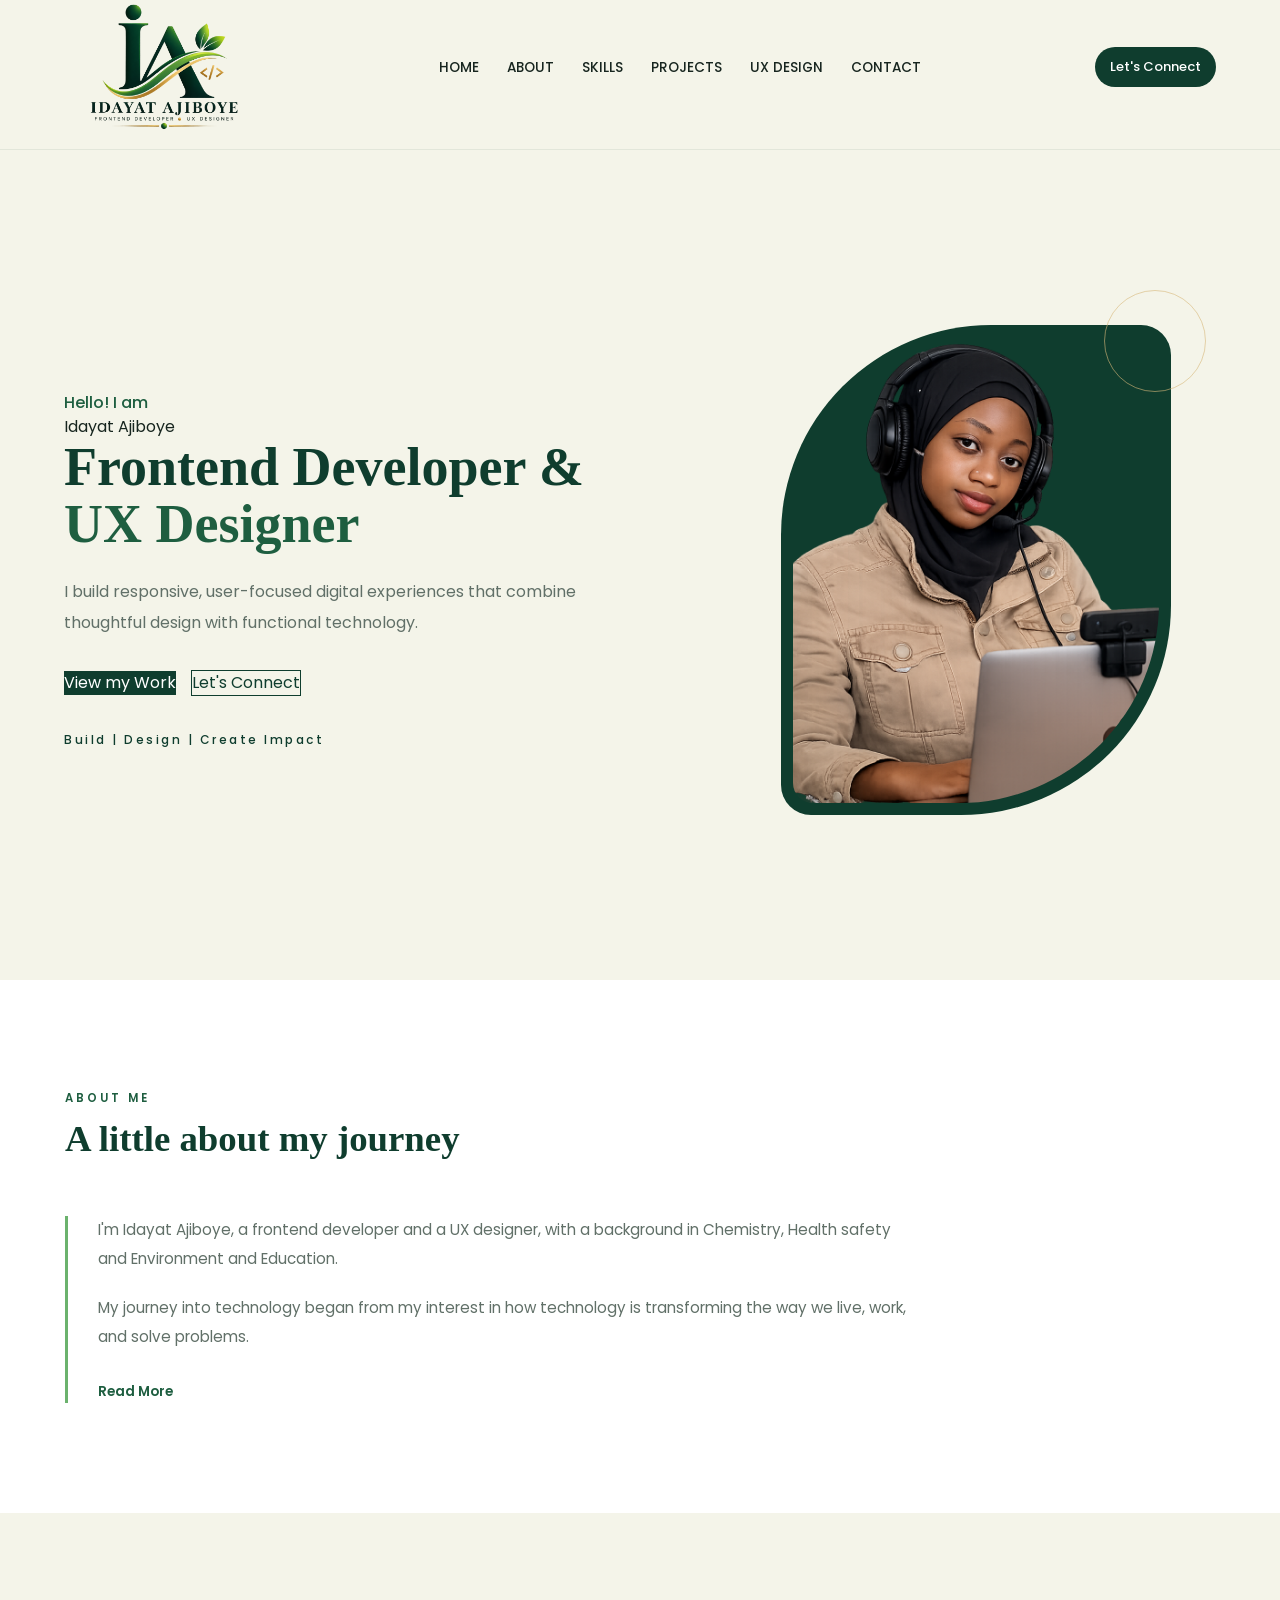
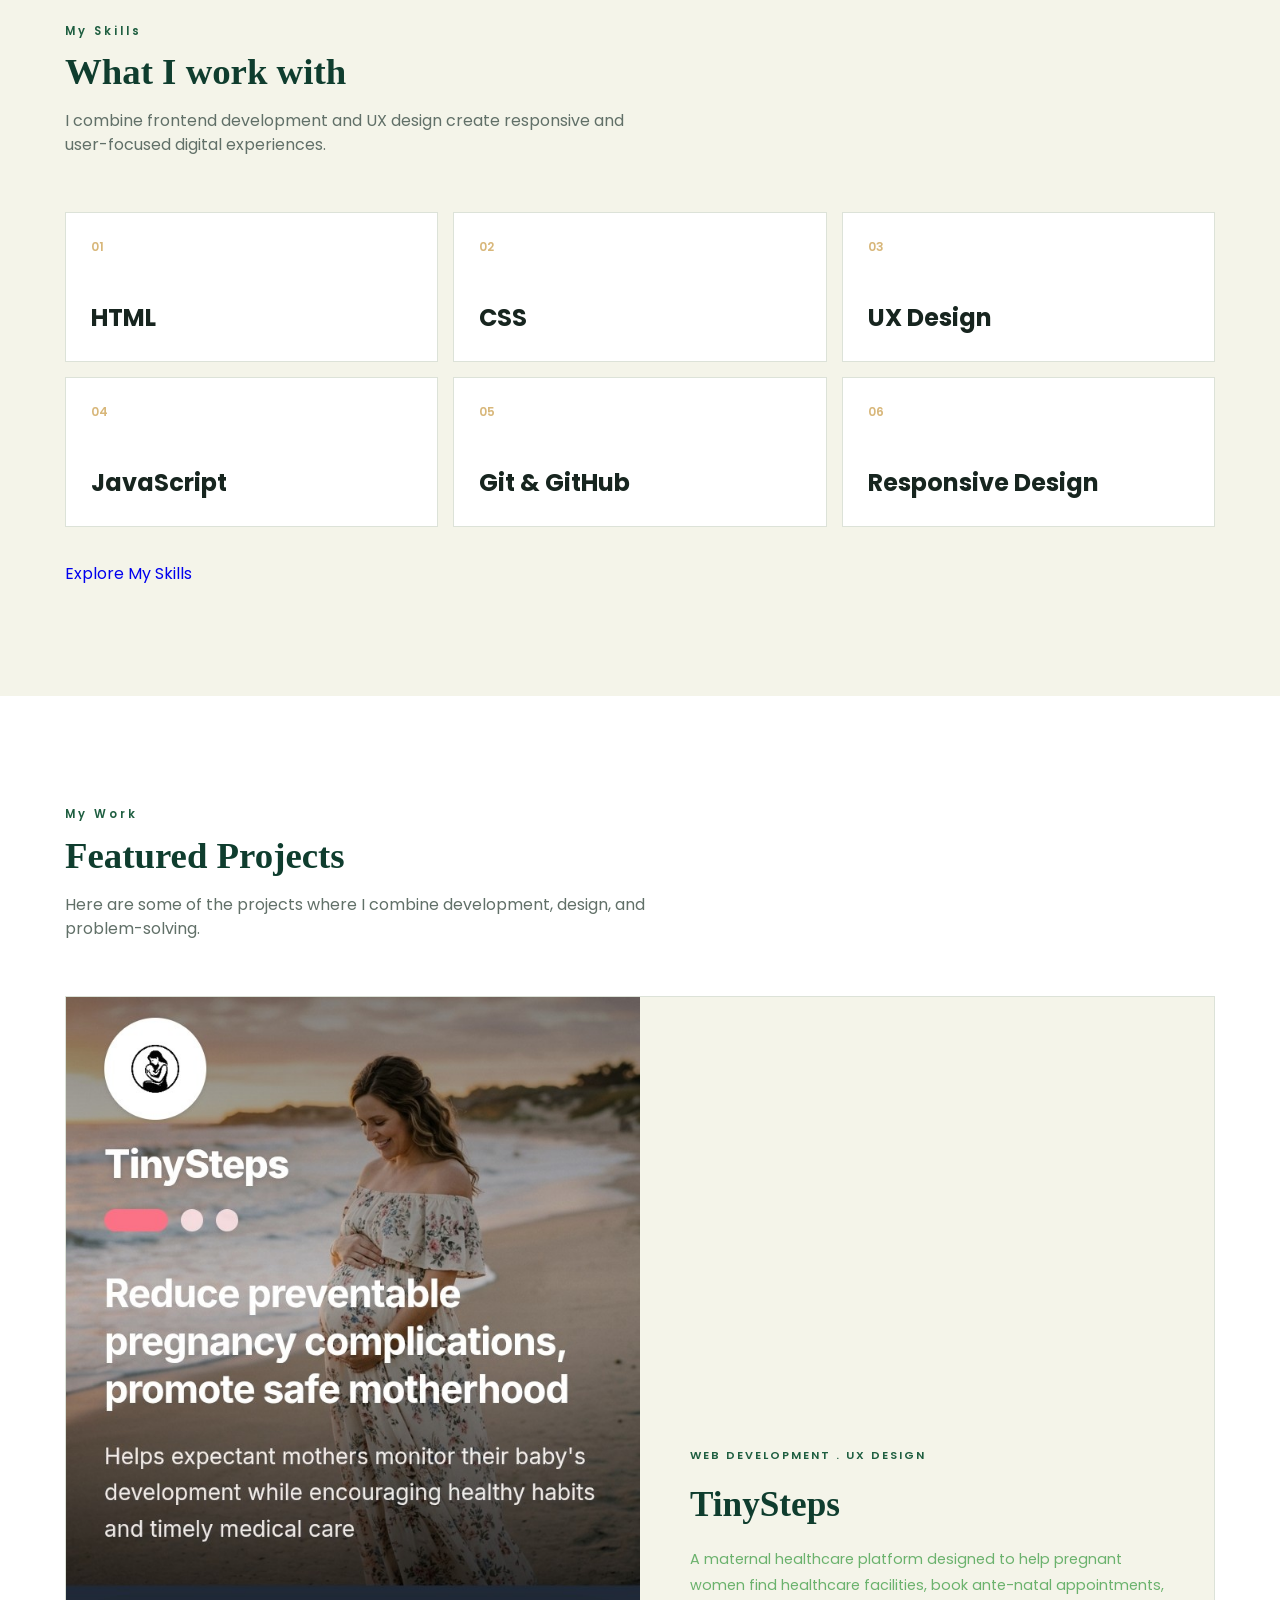
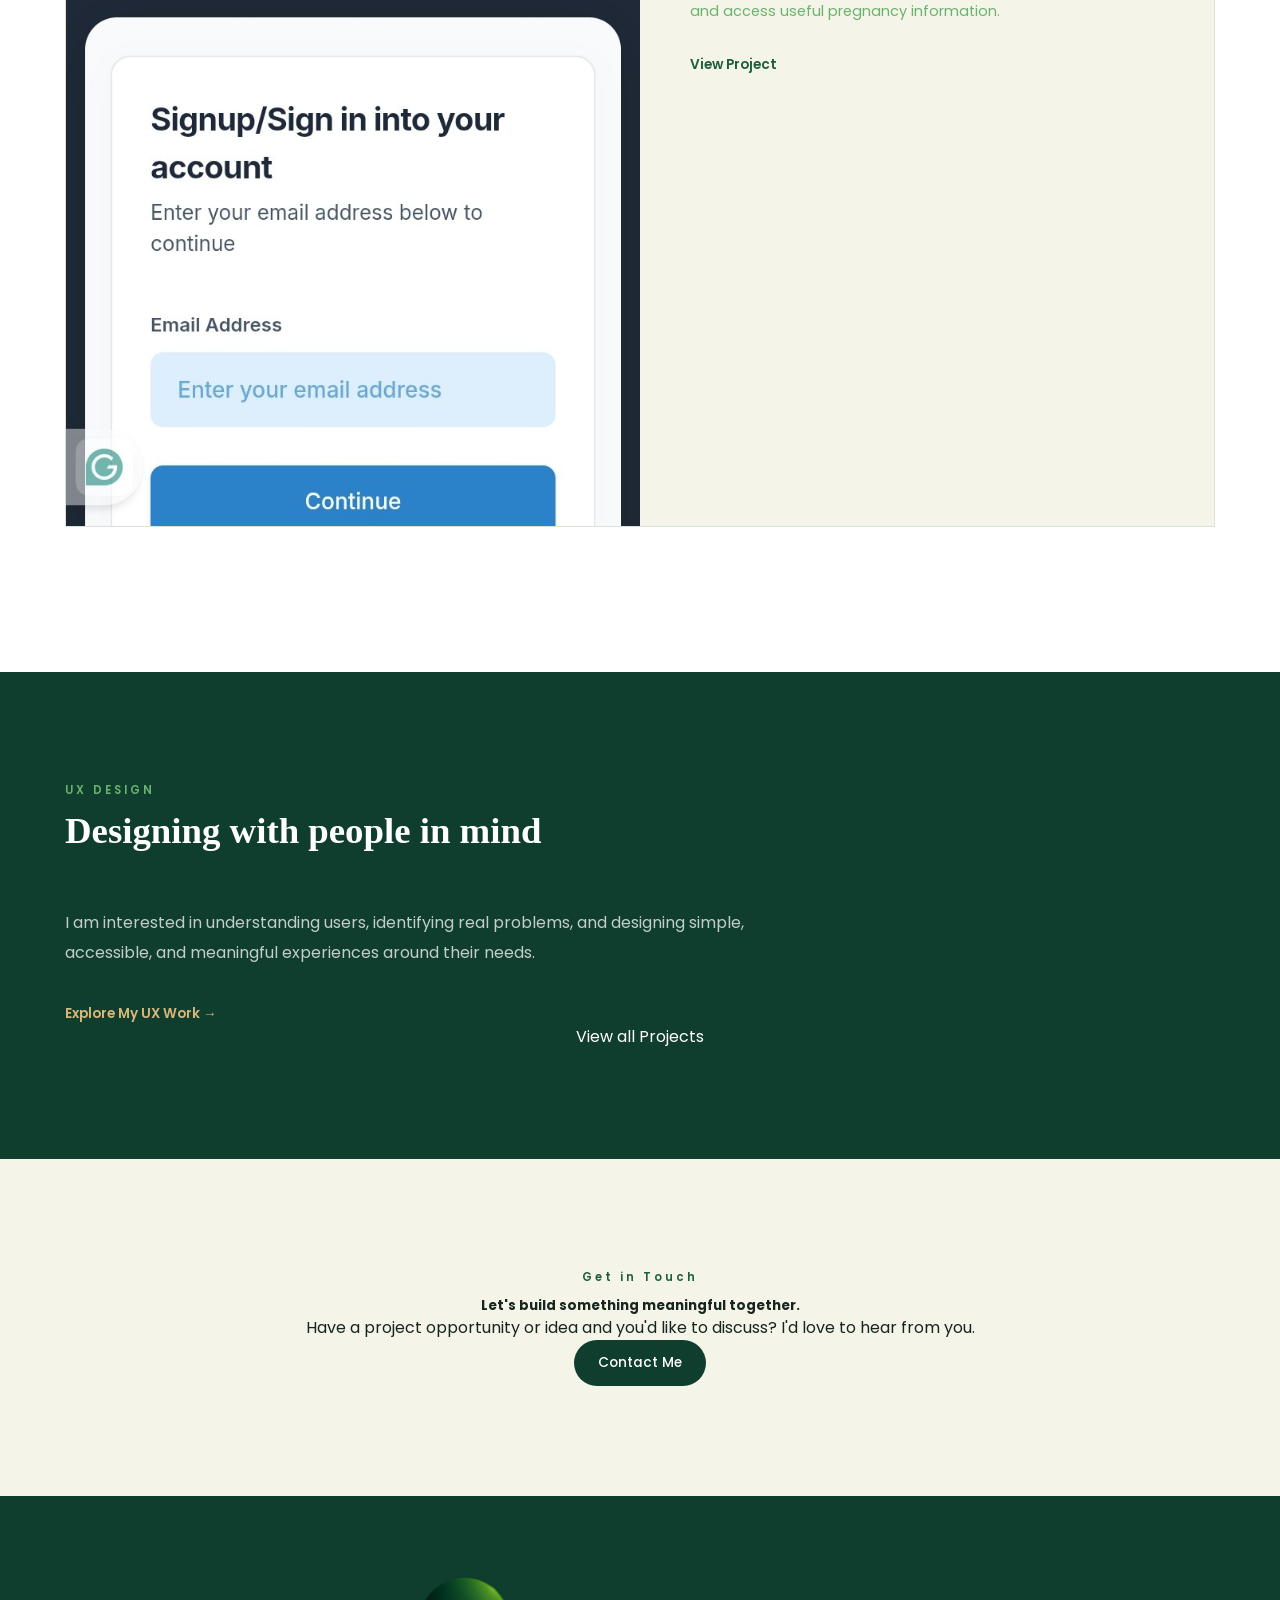
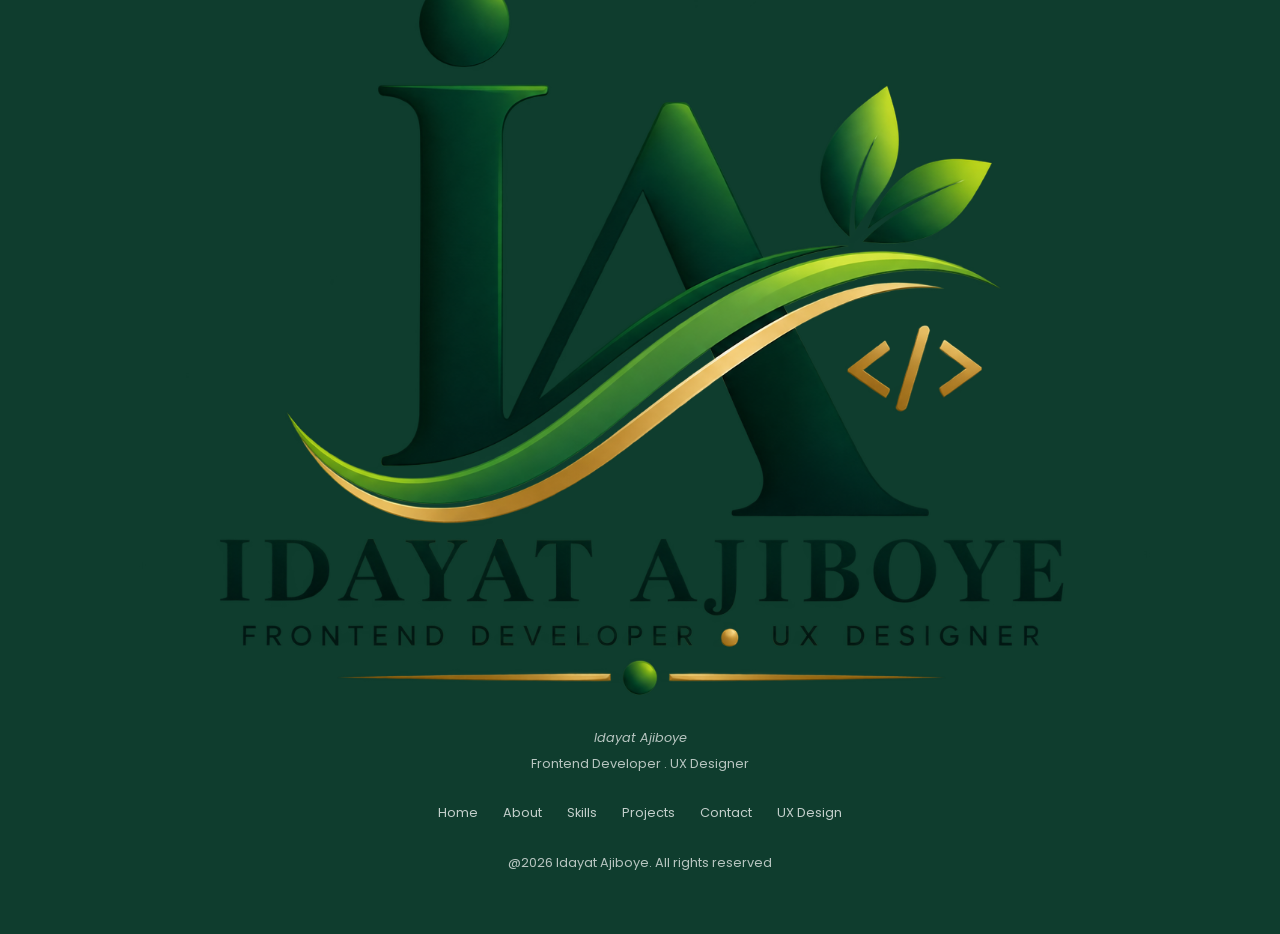
<file: index.html>
<!DOCTYPE html>
<html lang="en">
<head>
    <meta charset="UTF-8">
    <meta name="viewport" content="width=device-width, initial-scale=1.0">
    <title>IDAYAT AJIBOYE</title>
      <link rel="preconnect" href="https://fonts.googleapis.com">
    <link rel="preconnect" href="https://fonts.gstatic.com" crossorigin>

    <link
        href="https://fonts.googleapis.com/css2?family=Playfair+Display:wght@600;700&family=Poppins:wght@300;400;500;600&display=swap"
        rel="stylesheet"
    >
    <link rel="stylesheet" href="index.css">
</head>
<body>
    <!-----------------------header----------------------------------->
    <header class="header">
        <nav class="navbar">
         <img src="images/logoa.png" alt="portfolio logoimage" class="logo">
            <ul class="nav-links">
                <li><a href="#home">HOME</a></li>
                <li><a href="#about">ABOUT</a></li>
                <li><a href="#skills">SKILLS</a></li>
                <li><a href="#projects">PROJECTS</a></li>
                <li><a href="#ux-design">UX DESIGN</a></li>
                <li><a href="#contact">CONTACT</a></li>
            </ul>
            <a href="contact.html" class="nav-button">Let's Connect</a>
    </nav>
    </header>
    <!----------------------------hero section------------------------------->
    <section class="hero" id="hero">
        <div class="hero-content">
            <span class="first">Hello!</span>
            <span class="second">I am </span>
            <p>Idayat <span>Ajiboye</span></p>
            <h1>Frontend Developer & <span>UX Designer</span></h1>
            <p class="hero-description">I build responsive, user-focused digital experiences that combine thoughtful design with functional technology.</p>
            <div class="hero-buttons">
                <a href="projects.html" class="primary-btn">View my Work</a>
                <a href="contact.html" class="secondary-btn">Let's Connect</a>
            </div>
            <p class="brand-statement">Build | Design | Create Impact</p>
        </div>

        <div class="hero-image">
            <div class="image-frame">
                <img src="images/mmm.png" alt="portrait image of Idayat Ajiboye">
            </div>
        </div>
    </section>

    <!---------------------------About section-------------------------->
    <section class="about" id="about">
        <div class="container">
            <div class="section-heading">
                <p class="section-label">ABOUT ME</p>
                <h2>A little about my journey</h2>
            </div>
            <div class="about-content">
                <div class="about-text">
                    <p>I'm Idayat Ajiboye, a frontend developer and a UX designer, with a background in Chemistry, Health safety and Environment and Education.</p>
                    <p>My journey into technology began from my interest in how technology is transforming the way we live, work, and solve problems.</p>
                    <a href="about.html" class="text-link">Read More</a>
                </div>
            </div>
        </div>
    </section>

    <!-------------------------Skills section---------------------------------->
    <section class="skills" id="skills">
        <div class="container">
            <div class="section-heading">
                <p class="section-label">My Skills</p>
                <h2>What I work with</h2>
                <p>I combine frontend development and UX design create responsive and user-focused digital experiences.</p>
            </div>
            <div class="skills-list">
                <div class="skills-item">
                    <span>01</span>
                    <h2>HTML</h2>
                </div>
                 <div class="skills-item">
                    <span>02</span>
                    <h2>CSS</h2>
                </div>
                 <div class="skills-item">
                    <span>03</span>
                    <h2>UX Design</h2>
                </div>
                 <div class="skills-item">
                    <span>04</span>
                    <h2>JavaScript</h2>
                </div>
                 <div class="skills-item">
                    <span>05</span>
                    <h2>Git & GitHub</h2>
                </div>
                 <div class="skills-item">
                    <span>06</span>
                    <h2>Responsive Design</h2>
                </div>
            </div>
            <a href="skills.html">Explore My Skills</a>
        </div>
    </section>

    <!----------------------------projects section------------------------------------>
    <section class="project" id="projects">
        <div class="container">
            <div class="section-heading">
                <p class="section-label">My Work</p>
                <h2>Featured Projects</h2>
                <p>Here are some of the projects where I combine development, design, and problem-solving.</p>
            </div>
            <div class="project-card">
                <div class="project-image">
                    <span><img src="images/tiny.jpg" alt=""></span>
                </div>
                <div class="project-content">
                    <p class="category-content">WEB DEVELOPMENT . UX DESIGN</p>
                    <h3>TinySteps</h3>
                    <p>A maternal healthcare platform designed to help pregnant women find healthcare facilities, book ante-natal appointments, and access useful pregnancy information.</p>
                    <a href="projects.html" class="text-link">View Project</a>
                </div>
            </div>
        </div>
    </section>

    <section class="ux-preview" id="ux-design">
            <div class="container">
                <div class="section-heading">
                    <p class="section-label">
                        UX DESIGN
                    </p>
                    <h2>
                        Designing with people in mind
                    </h2>
                </div>
                <div class="ux-content">
                    <p>
                        I am interested in understanding users, identifying
                        real problems, and designing simple, accessible, and
                        meaningful experiences around their needs.
                    </p>
                    <a href="ux-design.html" class="text-link">
                        Explore My UX Work →
                    </a>
                </div>
            </div>
                <div class="project-btn">
                <a href="projects.html" class="primary-btn">View all Projects</a>
            </div>
        </section>


    <!-------------------------CONTACT SECTION-------------------------------------------------->
      <section class="contact" id="contact">
        <div class="contact-container">
            <div class="contact-contect">
                <h2 class="section-label">Get in Touch</h2>
                <h5>Let's build something meaningful together. </h5>
                <p>Have a project opportunity or idea and you'd like to discuss? I'd love to hear from you.</p>
                <a href="contact.html" class="btn primary-btn">Contact Me</a>
            </div>
        </div>
      </section>

      <!---------------------------footer section------------------------------------->
      <footer class="footer">
        <div class="footer-container">
            <div class="footer-logo">
                <img src="images/logoa.png" alt="">
            </div>
            <p><i>Idayat Ajiboye</i></p>
            <p>Frontend Developer . UX Designer</p>
            <div class="footer-link">
                <a href="#home">Home</a>
                <a href="#about">About</a>
                <a href="#skills">Skills</a>
                <a href="#projects">Projects</a>
                <a href="#contact">Contact</a>
                <a href="#ux-design">UX Design</a>
            </div>
            <p class="copywright">@2026 Idayat Ajiboye. All rights reserved</p>
        </div>
      </footer>

      <!-------------------------java section----------------------------------->
      <script src="script.js"></script>
</body>
</html>
</file>
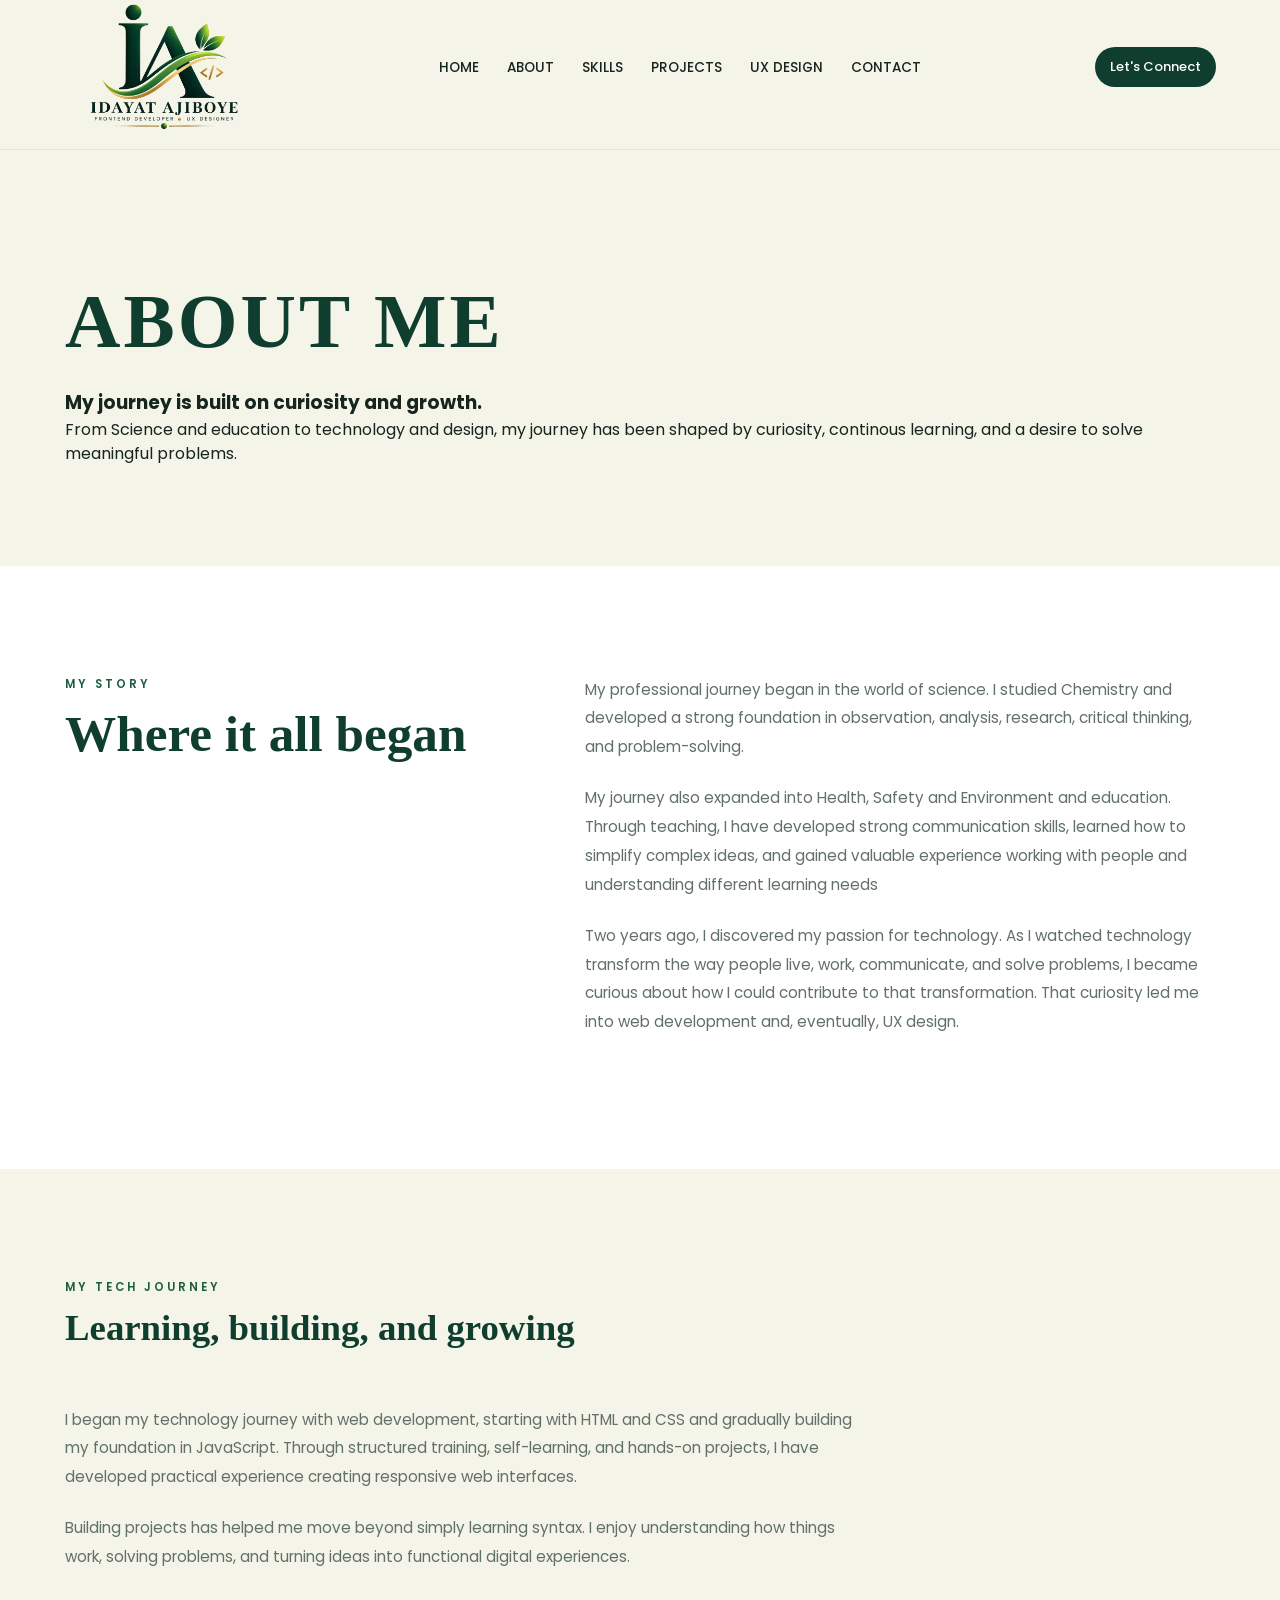
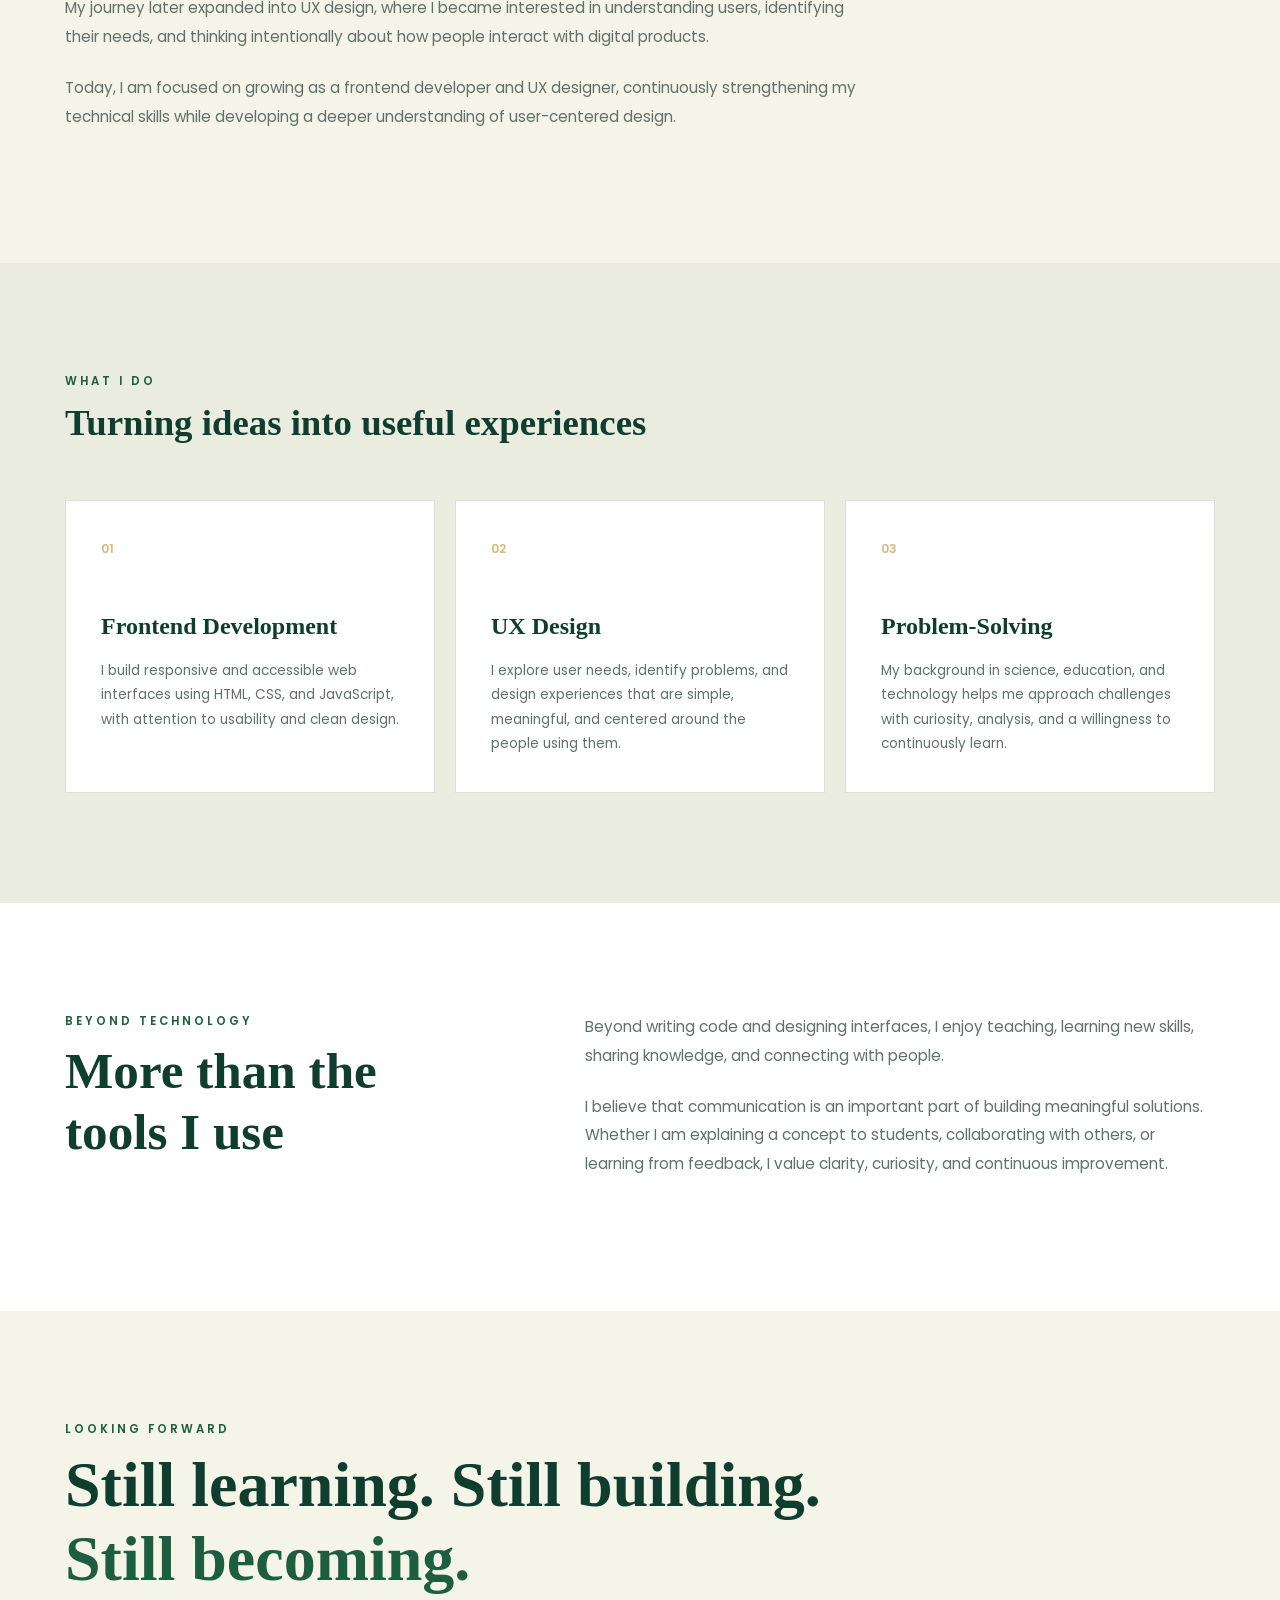
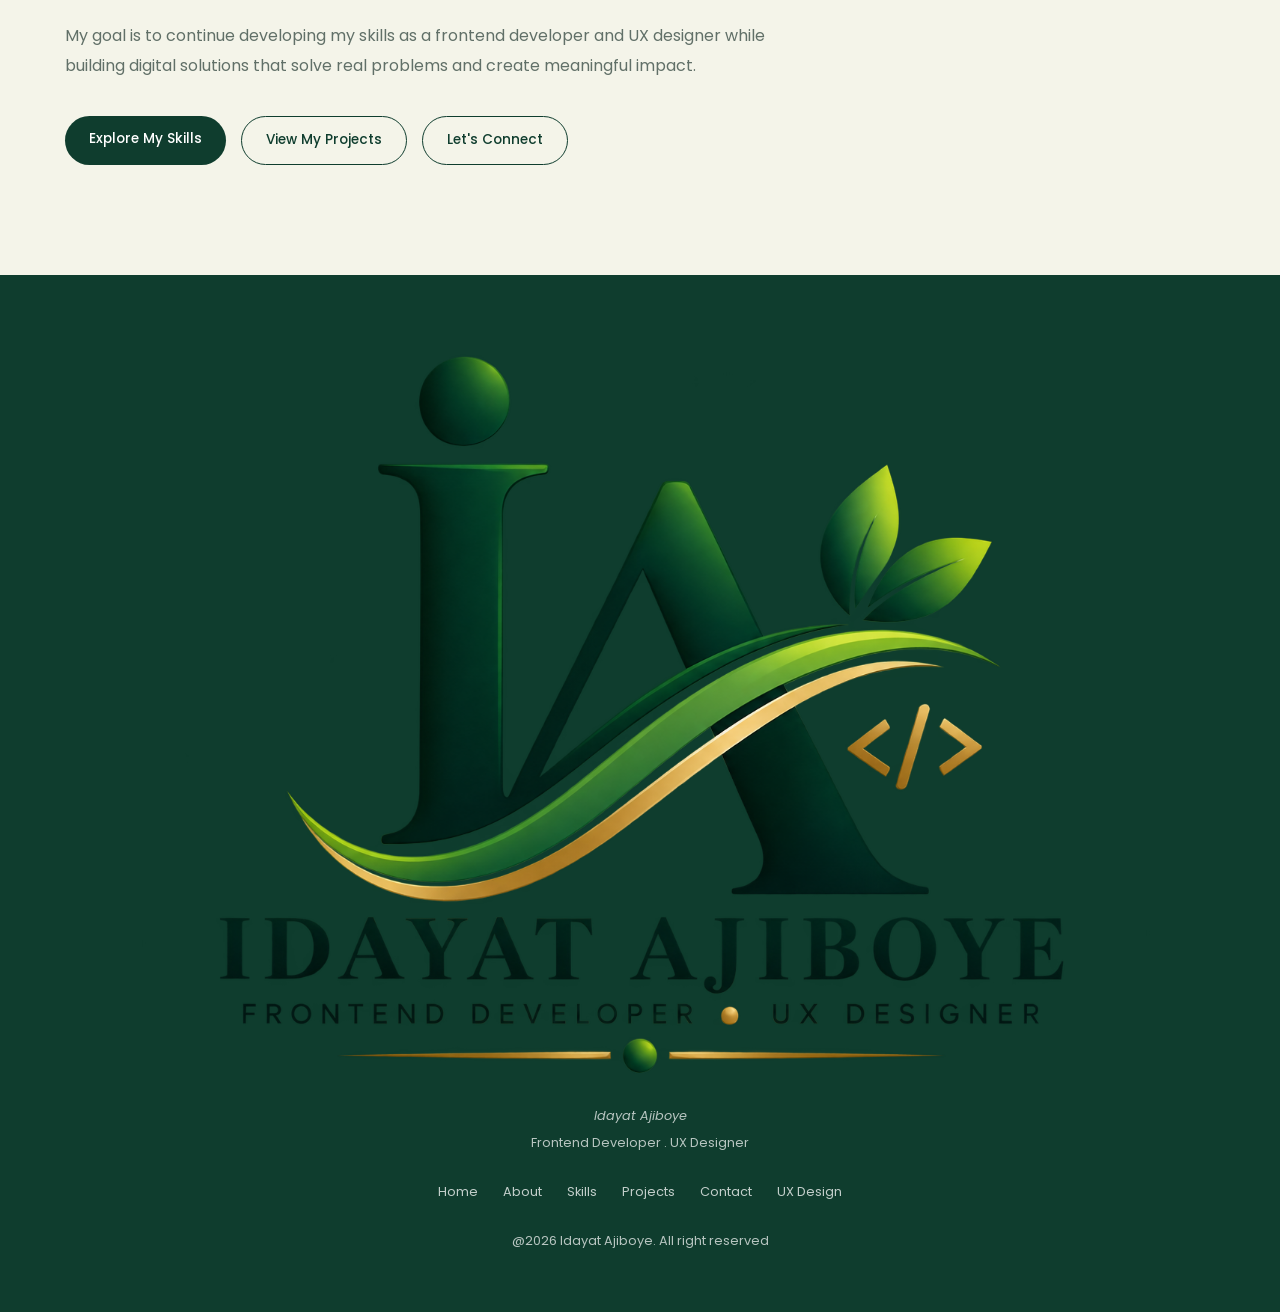
<file: about.html>
<!DOCTYPE html>
<html lang="en">
<head>
    <meta charset="UTF-8">
    <meta name="viewport" content="width=device-width, initial-scale=1.0">
    <title>IDAYAT AJIBOYE</title>
      <link rel="preconnect" href="https://fonts.googleapis.com">
    <link rel="preconnect" href="https://fonts.gstatic.com" crossorigin>

    <link
        href="https://fonts.googleapis.com/css2?family=Playfair+Display:wght@600;700&family=Poppins:wght@300;400;500;600&display=swap"
        rel="stylesheet"
    >
    <link rel="stylesheet" href="index.css">
</head>
<body>
    <!-----------------------header----------------------------------->
    <header class="header">
        <nav class="navbar">
         <img src="images/logoa.png" alt="portfolio logoimage" class="logo">
            <ul class="nav-links">
                <li><a href="index.html">HOME</a></li>
                <li><a href="about.html">ABOUT</a></li>
                <li><a href="skills.html">SKILLS</a></li>
                <li><a href="projects.html">PROJECTS</a></li>
                <li><a href="ux-design.html">UX DESIGN</a></li>
                <li><a href="contact.html">CONTACT</a></li>
            </ul>
            <a href="contact.html" class="nav-button">Let's Connect</a>
    </nav>
    </header>
    <!----------------------------hero section------------------------------->
   <section class="page-hero">
    <div class="container">
        <h1 class="section-label">ABOUT ME</h1>
        <h3>My journey is built on <span>curiosity and growth.</span></h3>
        <p>From Science and education to technology and design, my journey has been shaped by curiosity, continous learning, and a desire to solve meaningful problems.</p>
    </div>
   </section>
    <!---------------------------About section-------------------------->
     <!-- =========================
             MY STORY
        ========================== -->

        <section class="about-story">
            <div class="container">
                <div class="two-column-layout">
                    <div class="story-heading">
                        <p class="section-label">
                            MY STORY
                        </p>
                        <h2>
                            Where it all began
                        </h2>
                    </div>

                    <div class="story-content">
                        <p>
                            My professional journey began in the world of science. 
                            I studied Chemistry and developed a strong foundation in observation,
                            analysis, research, critical thinking, and problem-solving.
                        </p>

                        <p>
                           My journey also expanded into Health, Safety and Environment and education.
                           Through teaching, I have developed strong communication skills, learned how to simplify complex ideas,
                           and gained valuable experience working with people and understanding different learning needs
                        </p>

                        <p>
                           Two years ago, I discovered my passion for technology.
                           As I watched technology transform the way people live, work, communicate, and solve problems,
                           I became curious about how I could contribute to that transformation.
                           That curiosity led me into web development and, eventually, UX design. 
                        </p>
                    </div>
                </div>
            </div>
        </section>


        <!-- =========================
             TECH JOURNEY
        ========================== -->

        <section class="tech-journey">
            <div class="container">
                <div class="section-heading">
                    <p class="section-label">
                        MY TECH JOURNEY
                    </p>
                    <h2>
                        Learning, building, and growing
                    </h2>
                </div>

                <div class="journey-content">
                    <p>
                       I began my technology journey with web development, 
                       starting with HTML and CSS and gradually building my foundation in JavaScript. 
                       Through structured training, self-learning, and hands-on projects, 
                       I have developed practical experience creating responsive web interfaces.
                    </p>

                    <p>
                        Building projects has helped me move beyond simply learning syntax.
                        I enjoy understanding how things work, solving problems,
                        and turning ideas into functional digital experiences.
                    </p>

                    <p>
                        My journey later expanded into UX design, 
                        where I became interested in understanding users, identifying their needs, 
                        and thinking intentionally about how people interact with digital products.
                    </p>

                    <p>
                       Today, I am focused on growing as a frontend developer and UX designer, 
                       continuously strengthening my technical skills while developing 
                       a deeper understanding of user-centered design.
                    </p>
                </div>
            </div>
        </section>


        <!-- =========================
             WHAT I DO
        ========================== -->

        <section class="what-i-do">
            <div class="container">
                <div class="section-heading">
                    <p class="section-label">
                        WHAT I DO
                    </p>
                    <h2>
                        Turning ideas into useful experiences
                    </h2>
                </div>

                <div class="what-i-do-grid">
                    <div class="what-i-do-card">
                        <span>01</span>
                        <h3>
                            Frontend Development
                        </h3>
                        <p>
                            I build responsive and accessible web interfaces
                            using HTML, CSS, and JavaScript, with attention
                            to usability and clean design.
                        </p>
                    </div>

                    <div class="what-i-do-card">
                        <span>02</span>
                        <h3>
                            UX Design
                        </h3>
                        <p>
                            I explore user needs, identify problems, and
                            design experiences that are simple, meaningful,
                            and centered around the people using them.
                        </p>
                    </div>

                    <div class="what-i-do-card">
                        <span>03</span>
                        <h3>
                            Problem-Solving
                        </h3>
                        <p>
                            My background in science, education, and
                            technology helps me approach challenges with
                            curiosity, analysis, and a willingness to
                            continuously learn.
                        </p>
                    </div>
                </div>
            </div>
        </section>


        <!-- =========================
             BEYOND TECHNOLOGY
        ========================== -->

        <section class="beyond-tech">
            <div class="container">
                <div class="two-column-layout">
                    <div class="story-heading">
                        <p class="section-label">
                            BEYOND TECHNOLOGY
                        </p>
                        <h2>
                            More than the tools I use
                        </h2>
                    </div>

                    <div class="story-content">
                        <p>
                            Beyond writing code and designing interfaces,
                            I enjoy teaching, learning new skills, sharing
                            knowledge, and connecting with people.
                        </p>

                        <p>
                            I believe that communication is an important
                            part of building meaningful solutions. Whether
                            I am explaining a concept to students,
                            collaborating with others, or learning from
                            feedback, I value clarity, curiosity, and
                            continuous improvement.
                        </p>
                    </div>
                </div>
            </div>
        </section>


        <!-- =========================
             CAREER DIRECTION
        ========================== -->

        <section class="career-direction">
            <div class="container">
                <div class="career-content">
                    <p class="section-label">
                        LOOKING FORWARD
                    </p>
                    <h2>
                        Still learning. Still building.
                        <span>Still becoming.</span>
                    </h2>
                    <p>
                        My goal is to continue developing my skills as a
                        frontend developer and UX designer while building
                        digital solutions that solve real problems and
                        create meaningful impact.
                    </p>

                    <div class="career-buttons">
                        <a href="skills.html" class="btn primary-btn">
                            Explore My Skills
                        </a>

                        <a href="projects.html" class="btn secondary-btn">
                            View My Projects
                        </a>

                        <a href="contact.html" class="btn secondary-btn">
                            Let's Connect
                        </a>
                    </div>
                </div>
            </div>
        </section>


      <!---------------------------footer section------------------------------------->
      <footer class="footer">
        <div class="footer-container">
            <div class="footer-logo">
                <img src="images/logoa.png" alt="">
            </div>
            <p><i>Idayat Ajiboye</i></p>
            <p>Frontend Developer . UX Designer</p>
            <div class="footer-link">
                <a href="index.html">Home</a>
                <a href="about.html">About</a>
                <a href="skills.html">Skills</a>
                <a href="projects.html">Projects</a>
                <a href="contact.html">Contact</a>
                <a href="ux-design.html">UX Design</a>
            </div>
            <p class="copywright">@2026 Idayat Ajiboye. All right reserved</p>
        </div>
      </footer>

      <!-------------------------java section----------------------------------->
      <script src="script.js"></script>
</body>
</html>
</file>
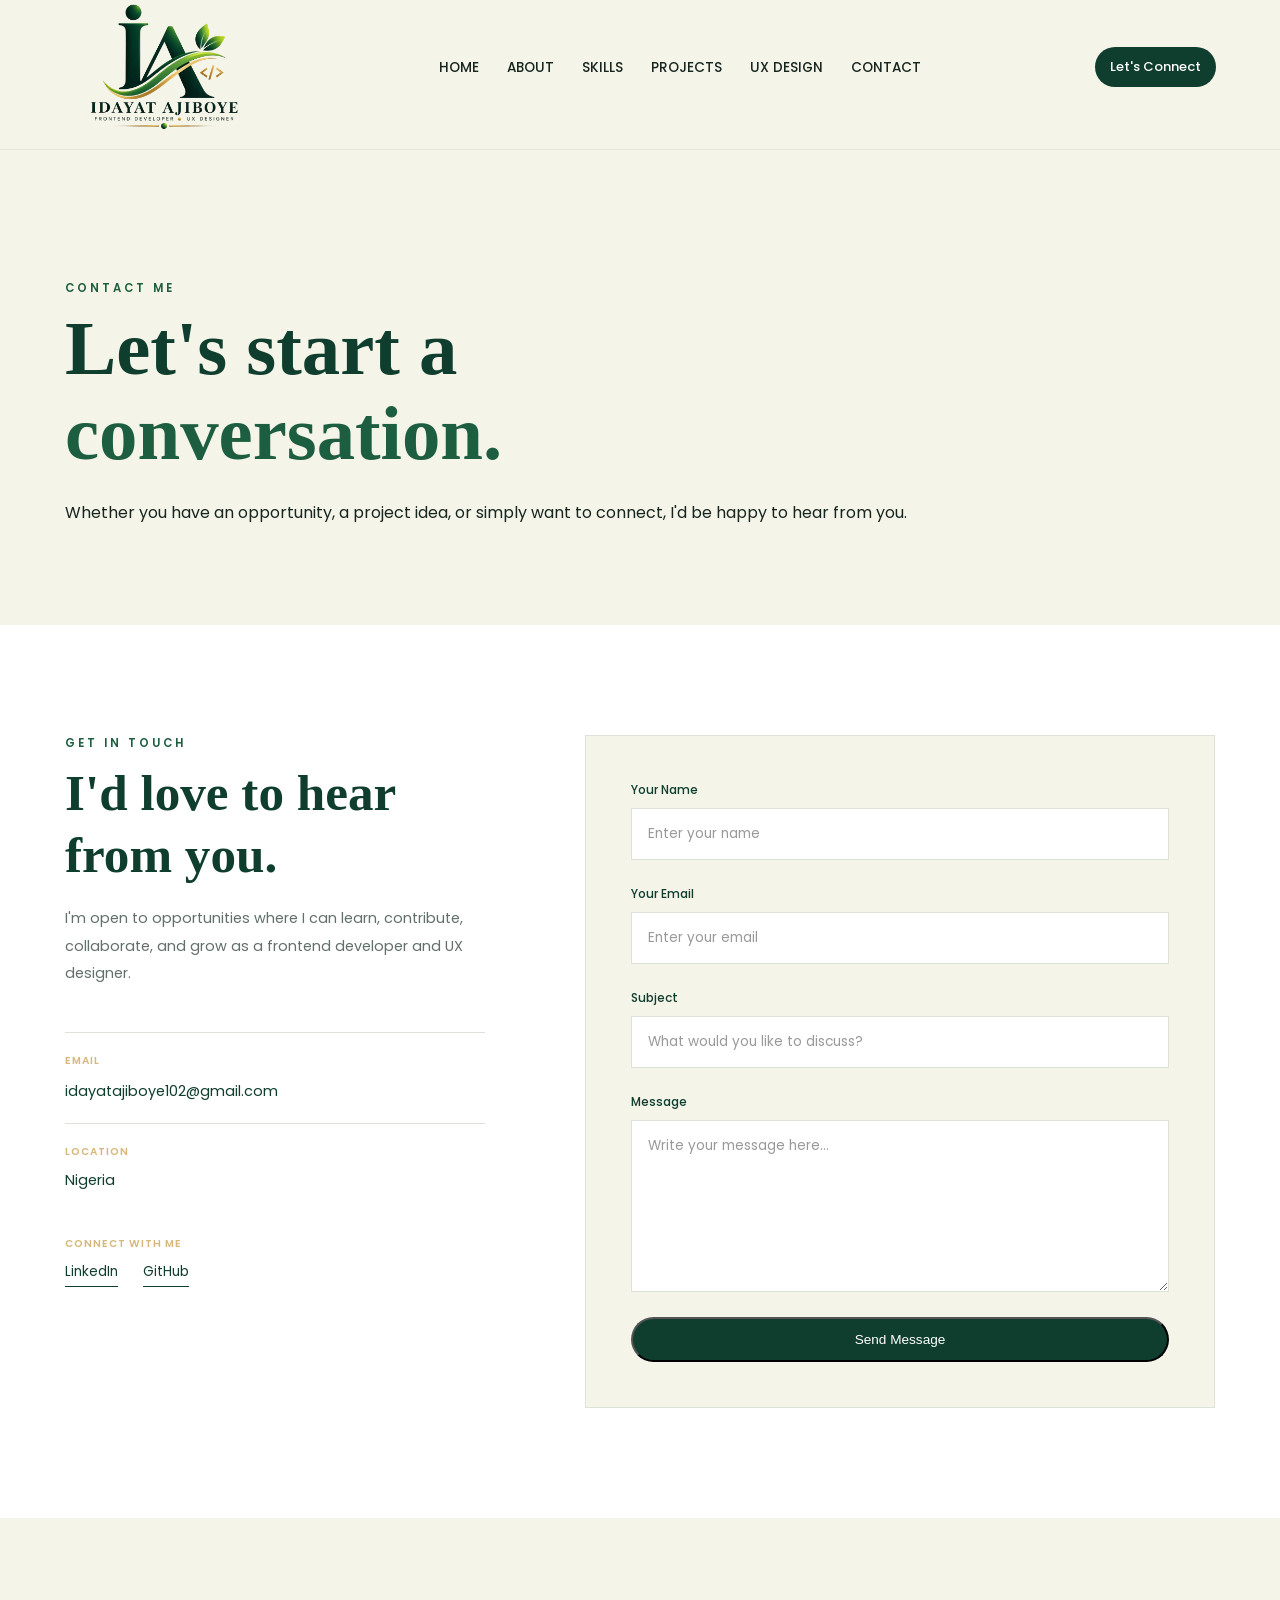
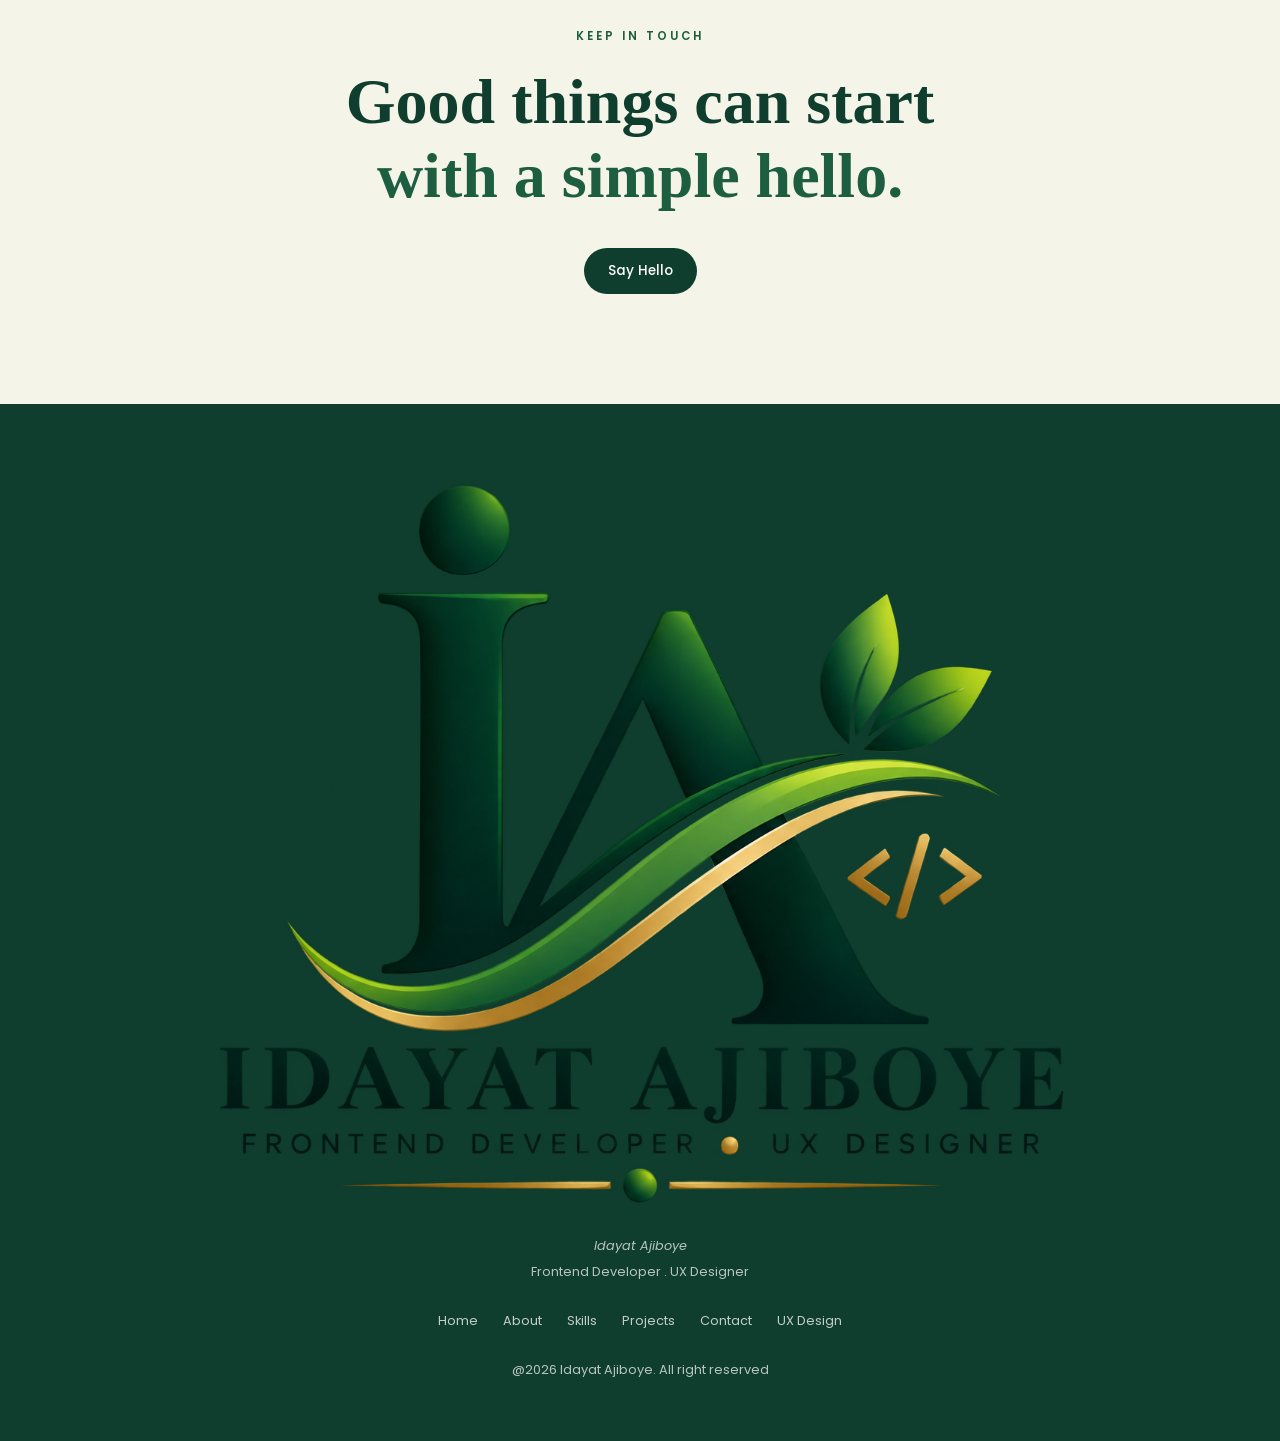
<file: contact.html>
<!DOCTYPE html>
<html lang="en">
<head>
    <meta charset="UTF-8">
    <meta name="viewport" content="width=device-width, initial-scale=1.0">
    <title>IDAYAT AJIBOYE</title>
      <link rel="preconnect" href="https://fonts.googleapis.com">
    <link rel="preconnect" href="https://fonts.gstatic.com" crossorigin>

    <link
        href="https://fonts.googleapis.com/css2?family=Playfair+Display:wght@600;700&family=Poppins:wght@300;400;500;600&display=swap"
        rel="stylesheet"
    >
    <link rel="stylesheet" href="index.css">
</head>
<body>
    <!-----------------------header----------------------------------->
    <header class="header">
        <nav class="navbar">
         <img src="images/logoa.png" alt="portfolio logoimage" class="logo">
            <ul class="nav-links">
                <li><a href="index.html">HOME</a></li>
                <li><a href="about.html">ABOUT</a></li>
                <li><a href="skills.html">SKILLS</a></li>
                <li><a href="projects.html">PROJECTS</a></li>
                <li><a href="ux-design.html">UX DESIGN</a></li>
                <li><a href="contact.html">CONTACT</a></li>
            </ul>
            <a href="contact.html" class="nav-button">Let's Connect</a>
    </nav>
    </header>
    
      <!-- =========================   CONTACT HERO ========================== -->
        <section class="page-hero contact-hero">
            <div class="container">
                <p class="section-label">  CONTACT ME </p>

                <h1> Let's start a <span>conversation.</span> </h1>
                <p>
                    Whether you have an opportunity, a project idea, or
                    simply want to connect, I'd be happy to hear from you.
                </p>
            </div>
        </section>

        <!-- =========================  CONTACT SECTION ========================== -->

        <section class="contact-section">
            <div class="container">
                <div class="contact-layout">

                    <!-- CONTACT INFORMATION -->

                    <div class="contact-information">
                        <p class="section-label"> GET IN TOUCH </p>

                        <h2> I'd love to hear from you. </h2>
                        <p class="contact-intro">
                            I'm open to opportunities where I can learn,
                            contribute, collaborate, and grow as a frontend
                            developer and UX designer.
                        </p>

                        <!-- Email -->

                        <div class="contact-item">
                            <span> EMAIL </span>
                            <a href="mailto:idayatajiboye102@gmail.com"> idayatajiboye102@gmail.com </a>
                        </div>

                        <!-- Location -->
                        <div class="contact-item">
                            <span> LOCATION  </span>
                            <p>  Nigeria </p>
                        </div>
                        <!-- Social Links -->

                        <div class="contact-socials">
                            <span>
                                CONNECT WITH ME
                            </span>
                            <div class="social-links">
                                <a href="https://www.linkedin.com/in/oluwabusayo-ajiboye" target="_blank" rel="noopener noreferrer"> LinkedIn </a>
                                <a href="https://github.com/Ajiboye97" target="_blank" rel="noopener noreferrer" > GitHub </a>
                            </div>
                        </div>
                    </div>

                    <!-- CONTACT FORM -->
                    <div class="contact-form-container">
                        <form action="#" method="POST" class="contact-form" >
                            <div class="form-group">
                                <label for="name">
                                    Your Name
                                </label>
                                <input type="text" id="name" name="name" placeholder="Enter your name" required  >
                            </div>

                            <div class="form-group">
                                <label for="email">
                                    Your Email
                                </label>
                                <input type="email" id="email" name="email" placeholder="Enter your email"  required >
                            </div>

                            <div class="form-group">
                                <label for="subject">
                                    Subject
                                </label>
       <input type="text" id="subject" name="subject" placeholder="What would you like to discuss?" required  >
 </div>

   <div class="form-group">
             <label for="message">
                       Message
             </label>
             <textarea id="message" name="message" rows="7" placeholder="Write your message here..." required ></textarea>
 </div>
   <button type="submit"  class="btn primary-btn" >
                                Send Message
                            </button>
                        </form>
                    </div>
                </div>
            </div>
        </section>


        <!-- =========================    FINAL CTA ========================== -->

        <section class="contact-cta">
            <div class="container">
                <p class="section-label">
                    KEEP IN TOUCH
                </p>

                <h2>
                    Good things can start
                    <span>with a simple hello.</span>
                </h2>
                <a
                    href="mailto:idayatajiboye102@gmail.com"
                    class="btn primary-btn"
                >
                    Say Hello
                </a>
            </div>
        </section>
    </main>

      <!---------------------------footer section------------------------------------->
      <footer class="footer">
        <div class="footer-container">
            <div class="footer-logo">
                <img src="images/logoa.png" alt="">
            </div>
            <p><i>Idayat Ajiboye</i></p>
            <p>Frontend Developer . UX Designer</p>
            <div class="footer-link">
                <a href="index.html">Home</a>
                <a href="about.html">About</a>
                <a href="skills.html">Skills</a>
                <a href="projects.html">Projects</a>
                <a href="contact.html">Contact</a>
                <a href="ux-design.html">UX Design</a>
            </div>
            <p class="copywright">@2026 Idayat Ajiboye. All right reserved</p>
        </div>
      </footer>

      <!-------------------------java section----------------------------------->
      <script src="script.js"></script>
</body>
</html>
</file>
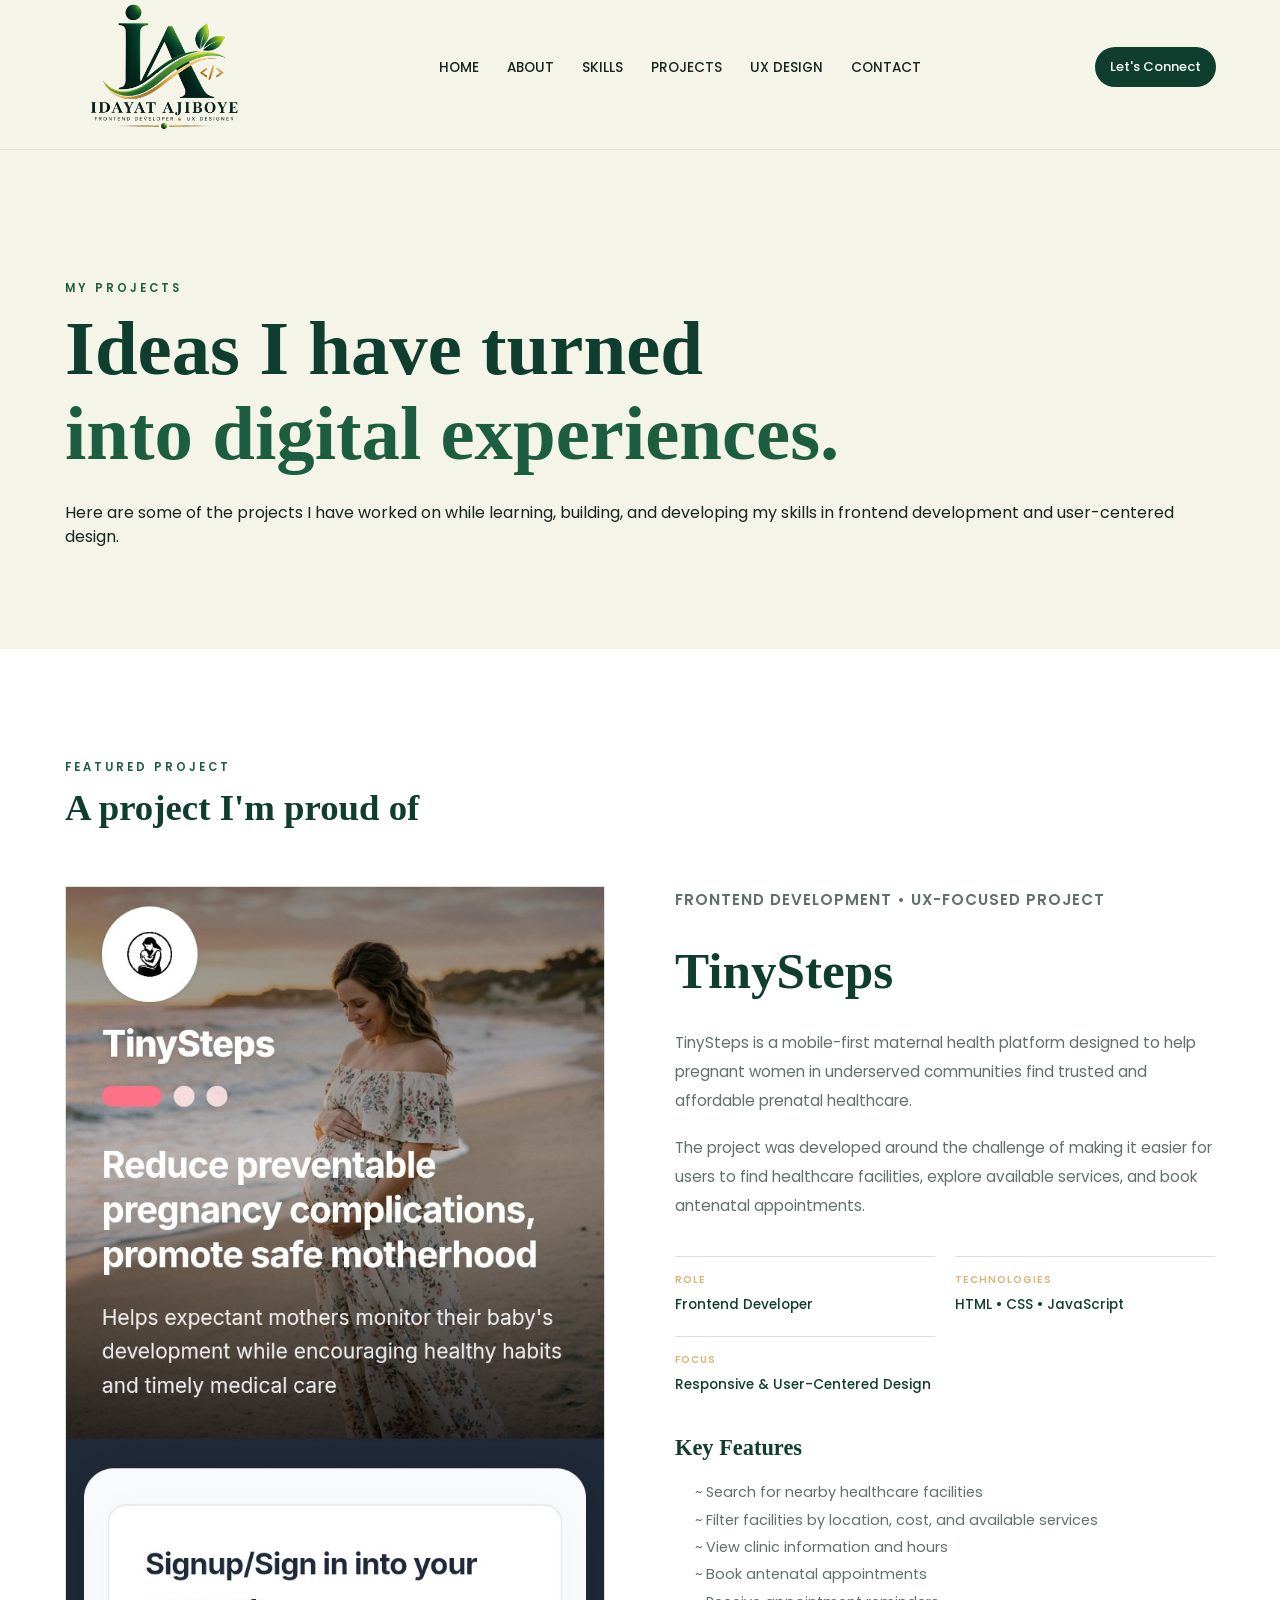
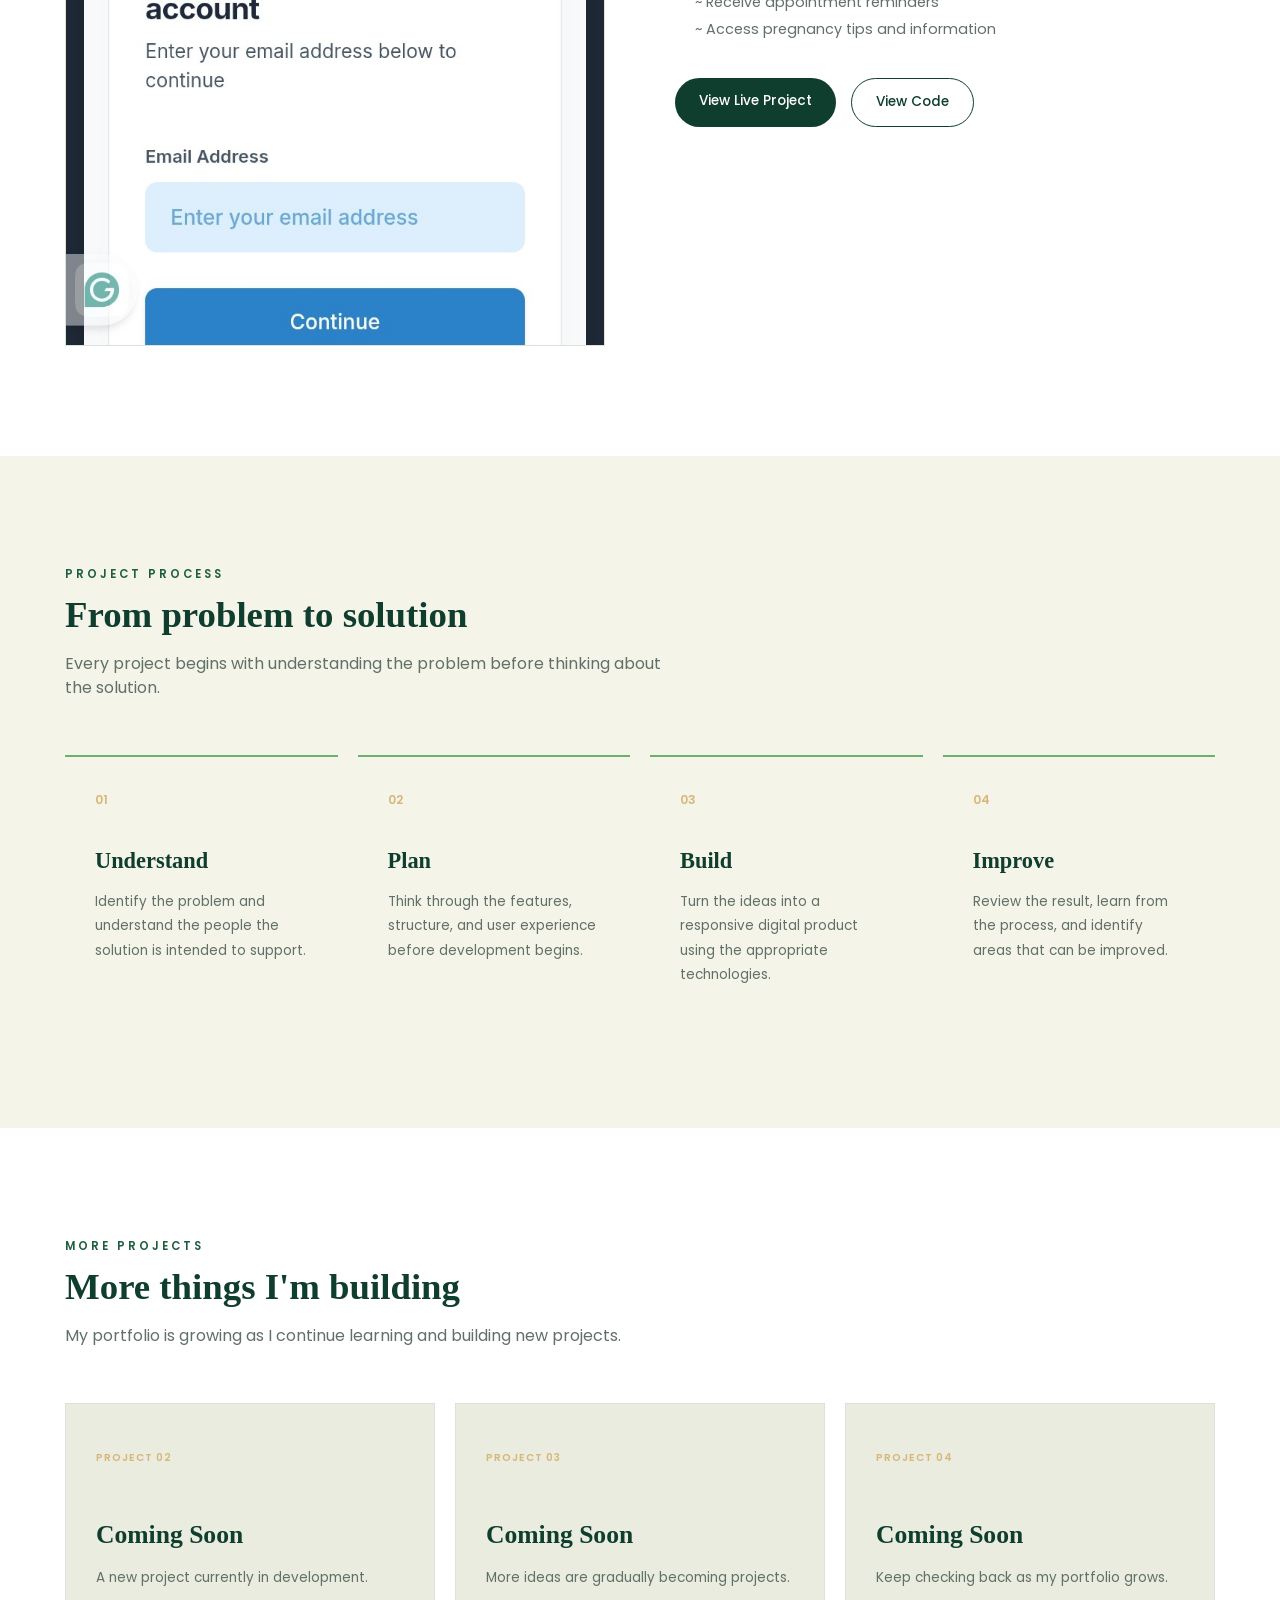
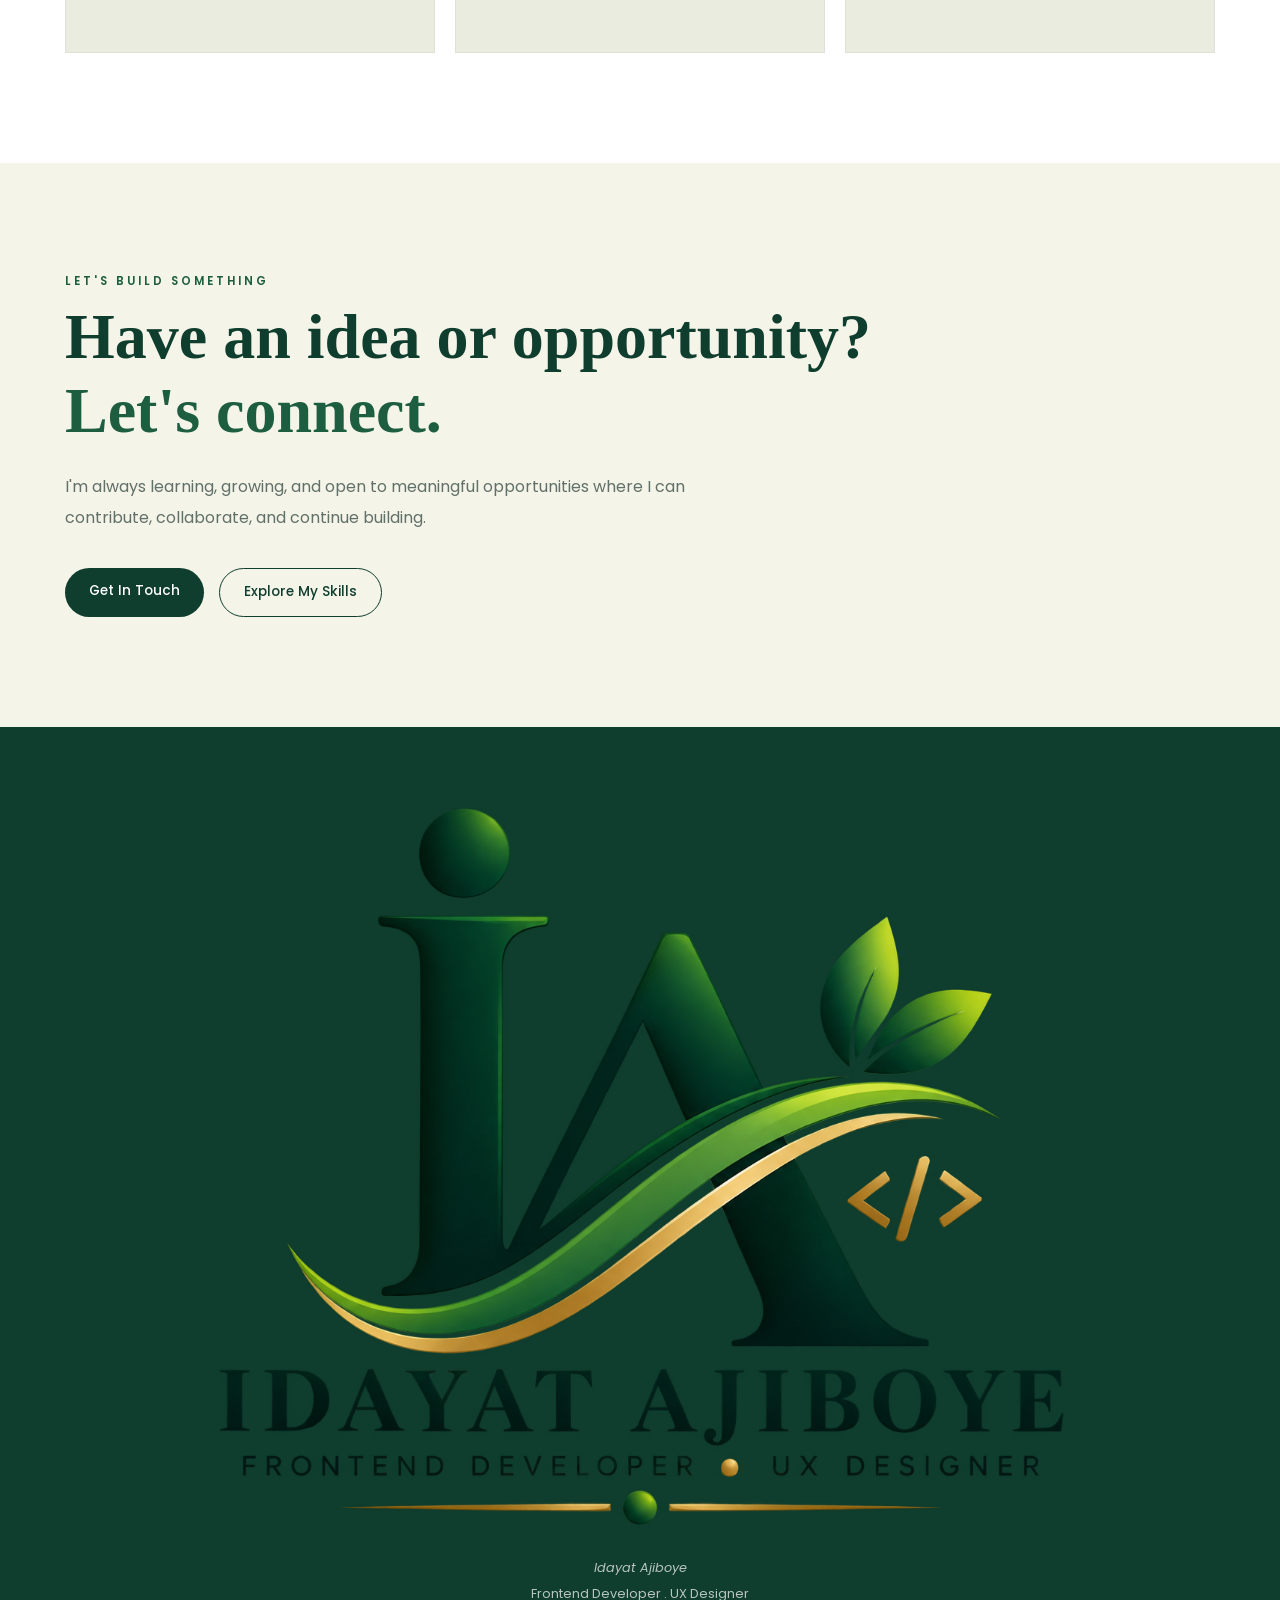
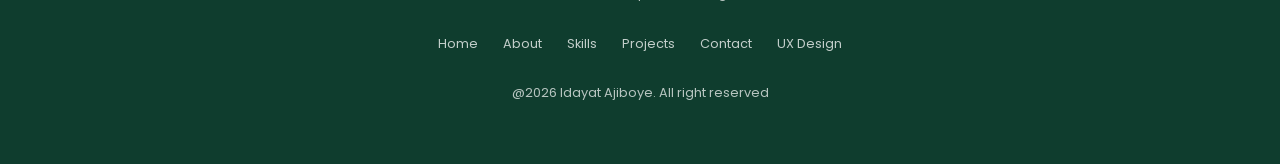
<file: projects.html>
<!DOCTYPE html>
<html lang="en">
<head>
    <meta charset="UTF-8">
    <meta name="viewport" content="width=device-width, initial-scale=1.0">
    <title>IDAYAT AJIBOYE</title>
      <link rel="preconnect" href="https://fonts.googleapis.com">
    <link rel="preconnect" href="https://fonts.gstatic.com" crossorigin>

    <link
        href="https://fonts.googleapis.com/css2?family=Playfair+Display:wght@600;700&family=Poppins:wght@300;400;500;600&display=swap"
        rel="stylesheet"
    >
    <link rel="stylesheet" href="index.css">
</head>
<body>
    <!-----------------------header----------------------------------->
    <header class="header">
        <nav class="navbar">
         <img src="images/logoa.png" alt="portfolio logoimage" class="logo">
            <ul class="nav-links">
                <li><a href="index.html">HOME</a></li>
                <li><a href="about.html">ABOUT</a></li>
                <li><a href="skills.html">SKILLS</a></li>
                <li><a href="projects.html">PROJECTS</a></li>
                <li><a href="ux-design.html">UX DESIGN</a></li>
                <li><a href="contact.html">CONTACT</a></li>
            </ul>
            <a href="contact.html" class="nav-button">Let's Connect</a>
    </nav>
    </header>
    
     <!-- =========================  PROJECTS HERO ========================== -->

        <section class="page-hero">
            <div class="container">
                 <p class="section-label"> MY PROJECTS  </p>
                <h1>
                    Ideas I have turned <span>into digital experiences.</span>
                </h1>

                <p>
                    Here are some of the projects I have worked on while
                    learning, building, and developing my skills in
                    frontend development and user-centered design.
                </p>
            </div>
        </section>


        <!-- =========================FEATURED PROJECT ========================== -->

        <section class="featured-project-section">
            <div class="container">
                <div class="section-heading">
                    <p class="section-label">
                        FEATURED PROJECT
                    </p>

                    <h2>
                        A project I'm proud of  </h2>
                </div>

                <article class="featured-project">
                    <!-- Project Image -->
                    <div class="featured-project-image">
                        <img
                            src="images/tiny.jpg" alt="TinySteps MamaCare maternal healthcare project" >
                    </div>

                    <!-- Project Information -->
                    <div class="featured-project-content">
                        <p class="project-category">
                            FRONTEND DEVELOPMENT • UX-FOCUSED PROJECT
                        </p>

                        <h2>TinySteps</h2>
                        <p>
                            TinySteps is a
                            mobile-first maternal health platform designed
                            to help pregnant women in underserved
                            communities find trusted and affordable
                            prenatal healthcare.
                        </p>

                        <p>
                            The project was developed around the challenge
                            of making it easier for users to find healthcare
                            facilities, explore available services, and book
                            antenatal appointments.
                        </p>


                        <!-- Project Details -->
                        <div class="project-info-grid">
                            <div class="project-info">
                                <span>
                                    ROLE
                                </span>

                                <p>
                                    Frontend Developer
                                </p>
                            </div>

                            <div class="project-info">
                                <span> TECHNOLOGIES  </span>
                                <p>
                                    HTML • CSS • JavaScript
                                </p>
                            </div>

                            <div class="project-info">
                                <span> FOCUS </span>

                                <p>
                                    Responsive & User-Centered Design
                                </p>
                            </div>
                        </div>

                        <!-- Project Features -->
                        <div class="project-features">
                            <h3>
                                Key Features
                            </h3>
                            <ul>
                                <li>
                                   ~ Search for nearby healthcare facilities
                                </li>

                                <li>
                                  ~ Filter facilities by location, cost,
                                    and available services
                                </li>

                                <li>
                                  ~ View clinic information and hours
                                </li>

                                <li>
                                   ~ Book antenatal appointments
                                </li>

                                <li>
                                   ~ Receive appointment reminders
                                </li>

                                <li>
                                  ~ Access pregnancy tips and information
                                </li>
                            </ul>
                        </div>

                        <!-- Project Links -->
                        <div class="project-buttons">
                            <!-- Add your live project link later -->
                            <a href="https://tiny-steps-iota.vercel.app" class="btn primary-btn">
                                View Live Project
                            </a>
                            <!-- Add your GitHub link later -->
                            <a href="https://github.com/Ajiboye97/TinySteps" class="btn secondary-btn">
                                View Code
                            </a>
                        </div>
                    </div>
                </article>
            </div>
        </section>


        <!-- =========================  PROJECT PROCESS ========================== -->
        <section class="project-process-section">
            <div class="container">
                <div class="section-heading">
                    <p class="section-label">
                        PROJECT PROCESS
                    </p>

                    <h2>
                        From problem to solution
                    </h2>

                    <p>
                        Every project begins with understanding the problem
                        before thinking about the solution.
                    </p>
                </div>
                <div class="process-grid">
                    <div class="process-item">
                        <span>
                            01
                        </span>

                        <h3>
                            Understand
                        </h3>

                        <p>
                            Identify the problem and understand the people
                            the solution is intended to support.
                        </p>
                    </div>

                    <div class="process-item">
                        <span>
                            02
                        </span>
                        <h3>
                            Plan
                        </h3>

                        <p>
                            Think through the features, structure, and user
                            experience before development begins.
                        </p>

                    </div>

                    <div class="process-item">
                        <span>
                            03
                        </span>

                        <h3>
                            Build
                        </h3>

                        <p>
                            Turn the ideas into a responsive digital product
                            using the appropriate technologies.
                        </p>
                    </div>

                    <div class="process-item">
                        <span>
                            04
                        </span>

                        <h3>
                            Improve
                        </h3>

                        <p>
                            Review the result, learn from the process, and
                            identify areas that can be improved.
                        </p>
                    </div>
                </div>
            </div>
        </section>


        <!-- =========================  MORE PROJECTS========================== -->

        <section class="more-projects-section">
            <div class="container">
                <div class="section-heading">
                    <p class="section-label">
                        MORE PROJECTS
                    </p>

                    <h2>
                        More things I'm building
                    </h2>

                    <p>
                        My portfolio is growing as I continue learning and
                        building new projects.
                    </p>
                </div>

                <div class="more-projects-grid">
                    <!-- Project 2 -->

                    <div class="coming-soon-project">
                        <span>
                            PROJECT 02
                        </span>

                        <h3>
                            Coming Soon
                        </h3>

                        <p>
                            A new project currently in development.
                        </p>
                    </div>


                    <!-- Project 3 -->

                    <div class="coming-soon-project">
                        <span>
                            PROJECT 03
                        </span>

                        <h3>
                            Coming Soon
                        </h3>

                        <p>
                            More ideas are gradually becoming projects.
                        </p>
                    </div>


                    <!-- Project 4 -->

                    <div class="coming-soon-project">
                        <span>
                            PROJECT 04
                        </span>

                        <h3>
                            Coming Soon
                        </h3>

                        <p>
                            Keep checking back as my portfolio grows.
                        </p>
                    </div>
                </div>
            </div>
        </section>


        <!-- =========================  CTA ========================== -->

        <section class="projects-cta">
            <div class="container">
                <div class="career-content">
                    <p class="section-label">
                        LET'S BUILD SOMETHING
                    </p>

                    <h2>
                        Have an idea or opportunity?
                        <span>Let's connect.</span>
                    </h2>

                    <p>
                        I'm always learning, growing, and open to meaningful
                        opportunities where I can contribute, collaborate,
                        and continue building.
                    </p>

                    <div class="career-buttons">
                        <a href="contact.html" class="btn primary-btn">
                            Get In Touch
                        </a>

                        <a href="skills.html" class="btn secondary-btn">
                            Explore My Skills
                        </a>
                    </div>
                </div>
            </div>
        </section>
    </main>
      <!---------------------------footer section------------------------------------->
      <footer class="footer">
        <div class="footer-container">
            <div class="footer-logo">
                <img src="images/logoa.png" alt="">
            </div>
            <p><i>Idayat Ajiboye</i></p>
            <p>Frontend Developer . UX Designer</p>
            <div class="footer-link">
                <a href="index.html">Home</a>
                <a href="about.html">About</a>
                <a href="skills.html">Skills</a>
                <a href="projects.html">Projects</a>
                <a href="contact.html">Contact</a>
                <a href="ux-design.html">UX Design</a>
            </div>
            <p class="copywright">@2026 Idayat Ajiboye. All right reserved</p>
        </div>
      </footer>

      <!-------------------------java section----------------------------------->
      <script src="script.js"></script>
</body>
</html>
</file>
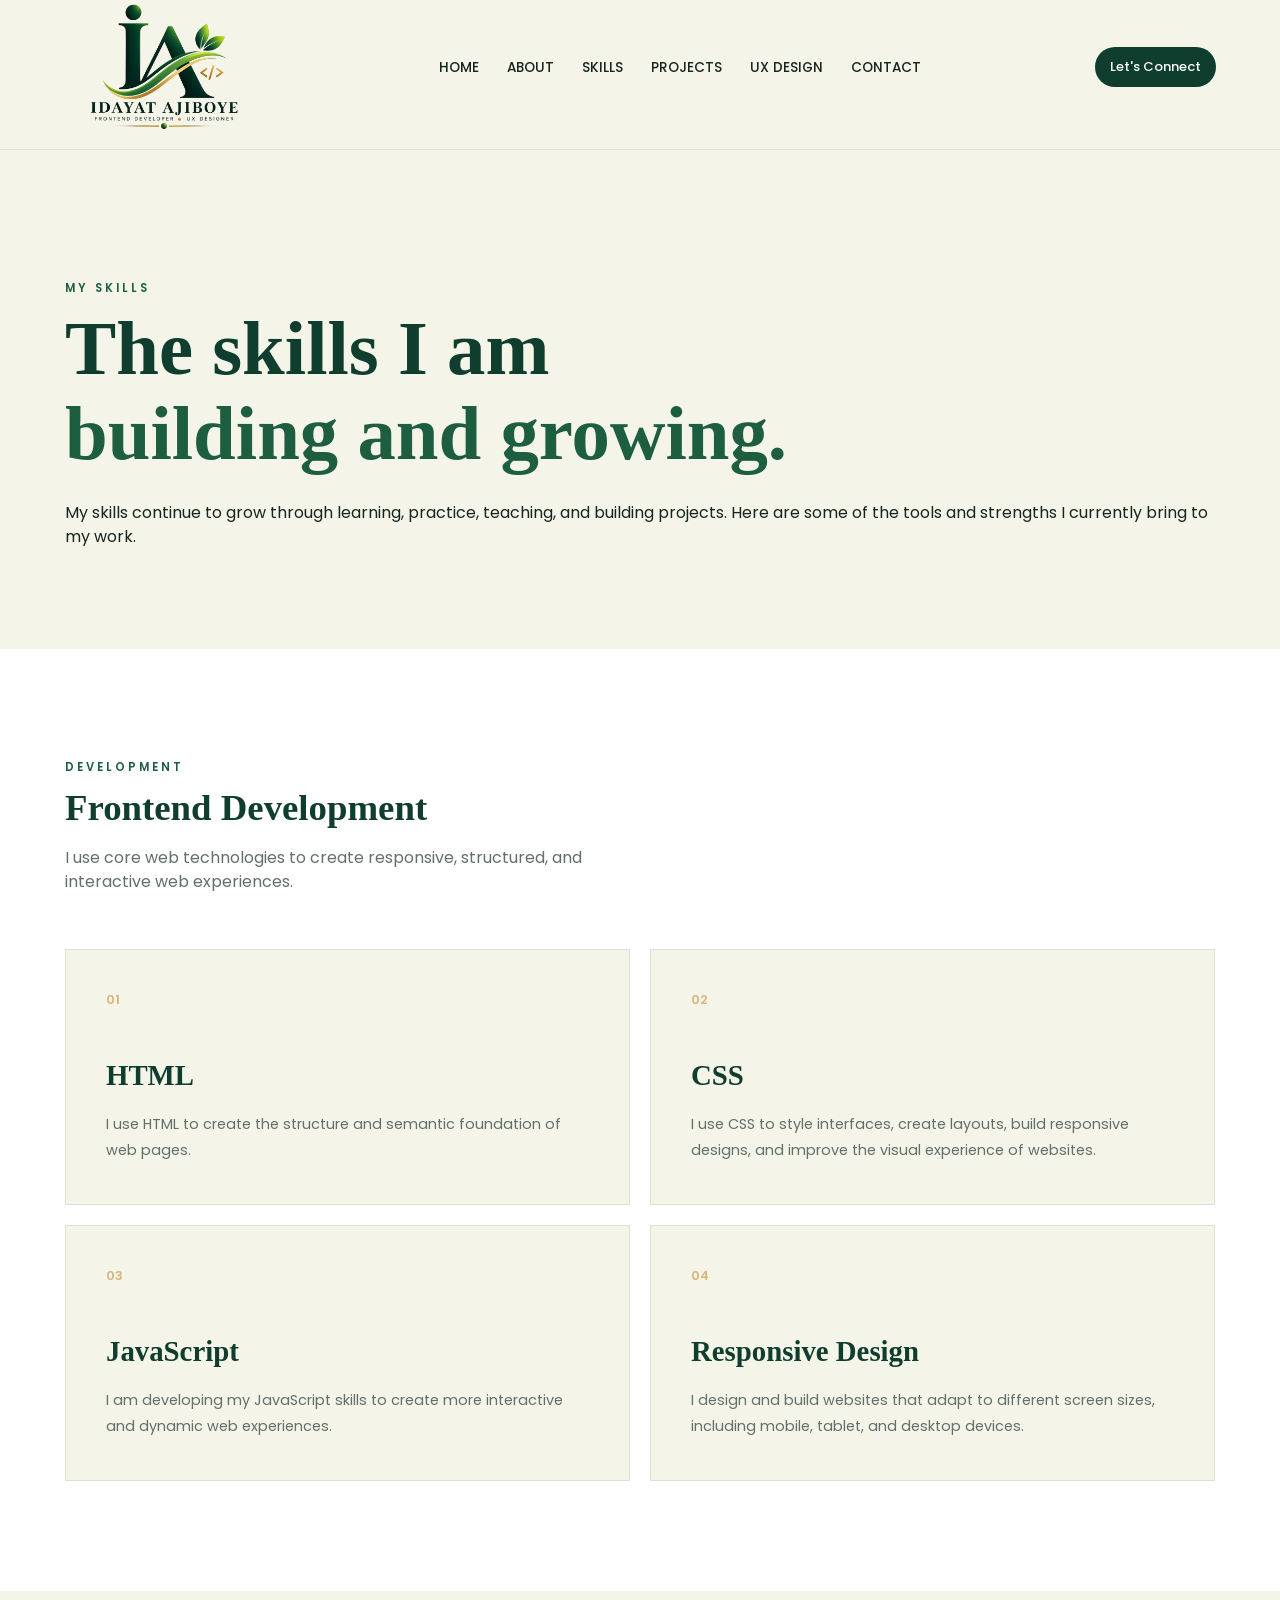
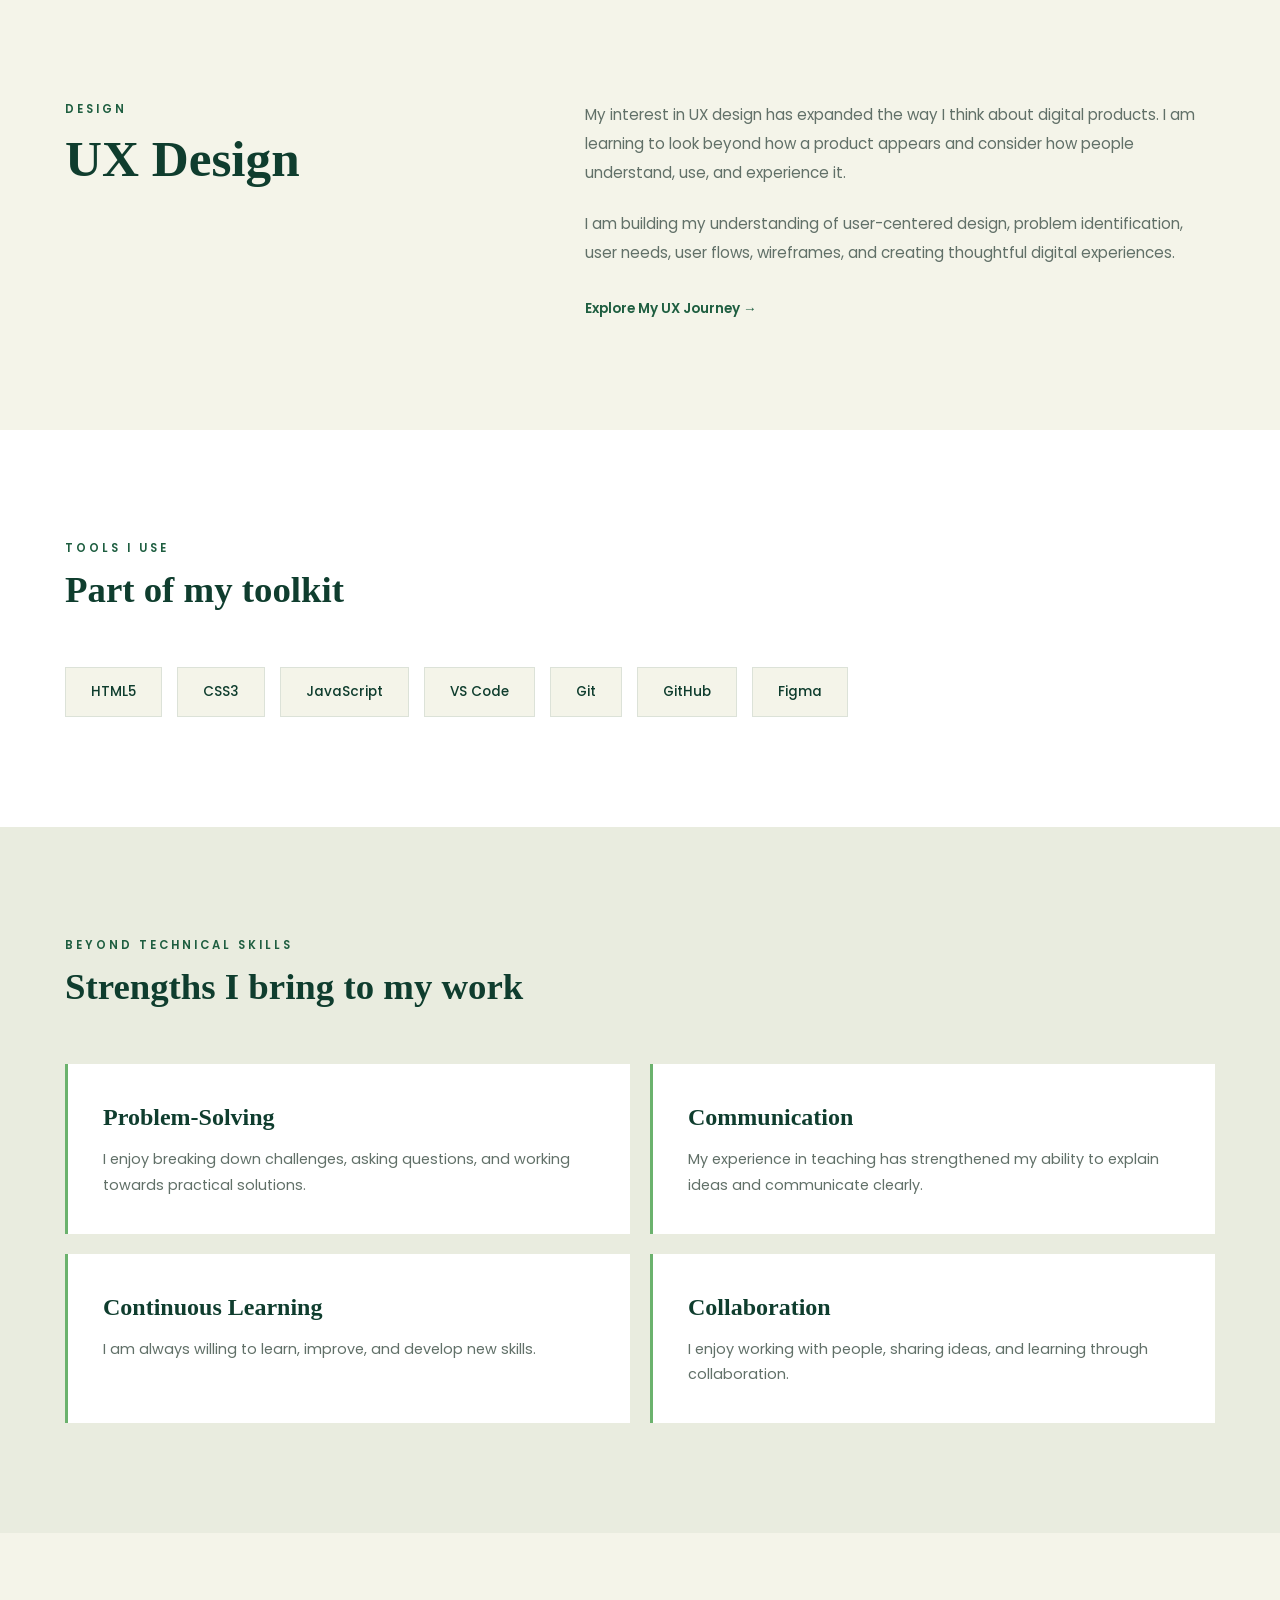
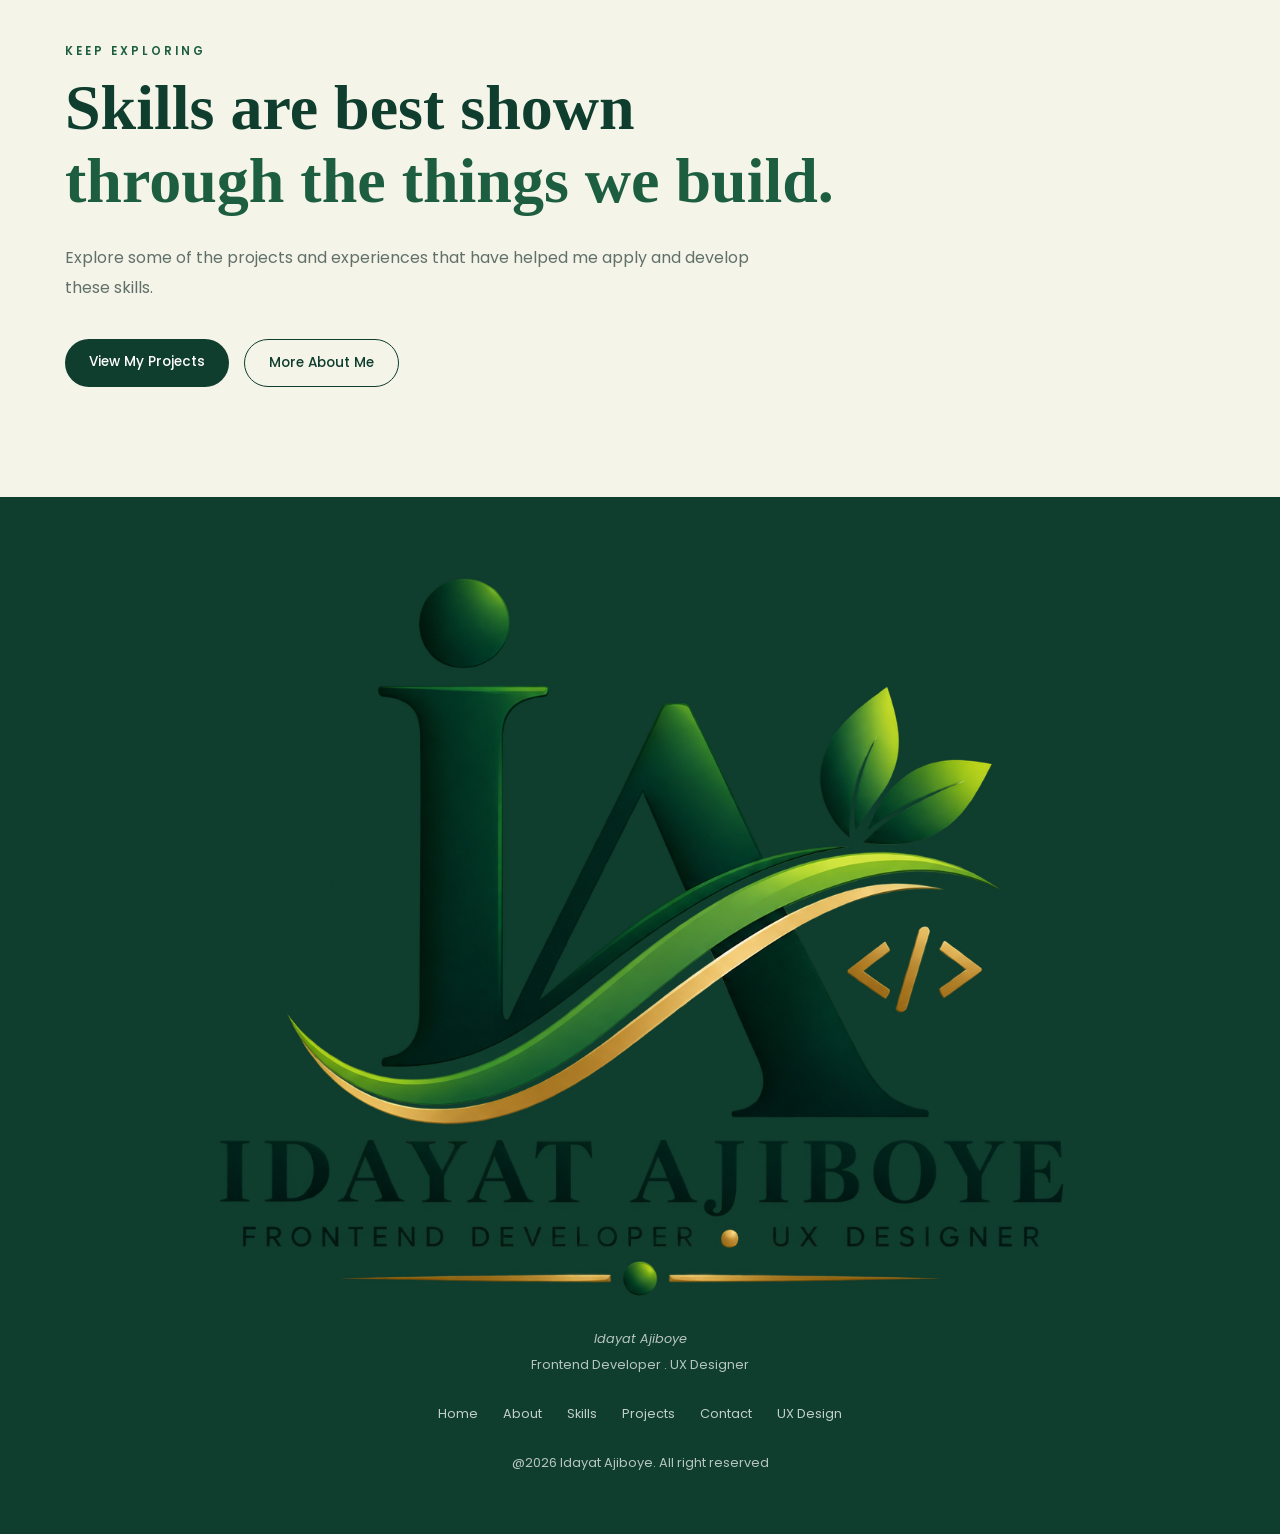
<file: skills.html>
<!DOCTYPE html>
<html lang="en">
<head>
    <meta charset="UTF-8">
    <meta name="viewport" content="width=device-width, initial-scale=1.0">
    <title>IDAYAT AJIBOYE</title>
      <link rel="preconnect" href="https://fonts.googleapis.com">
    <link rel="preconnect" href="https://fonts.gstatic.com" crossorigin>

    <link
        href="https://fonts.googleapis.com/css2?family=Playfair+Display:wght@600;700&family=Poppins:wght@300;400;500;600&display=swap"
        rel="stylesheet"
    >
    <link rel="stylesheet" href="index.css">
</head>
<body>
    <!-----------------------header----------------------------------->
    <header class="header">
        <nav class="navbar">
         <img src="images/logoa.png" alt="portfolio logoimage" class="logo">
            <ul class="nav-links">
                <li><a href="index.html">HOME</a></li>
                <li><a href="about.html">ABOUT</a></li>
                <li><a href="skills.html">SKILLS</a></li>
                <li><a href="projects.html">PROJECTS</a></li>
                <li><a href="ux-design.html">UX DESIGN</a></li>
                <li><a href="contact.html">CONTACT</a></li>
            </ul>
            <a href="contact.html" class="nav-button">Let's Connect</a>
    </nav>
    </header>
    <!----------------------------hero section------------------------------->
    <!-- =========================
             SKILLS HERO
        ========================== -->

        <section class="page-hero">
            <div class="container">
                <p class="section-label">
                    MY SKILLS
                </p>
                <h1>
                    The skills I am
                    <span>building and growing.</span>
                </h1>
                <p>
                    My skills continue to grow through learning, practice,
                    teaching, and building projects. Here are some of the
                    tools and strengths I currently bring to my work.
                </p>
            </div>
        </section>


        <!-- =========================
             FRONTEND DEVELOPMENT
        ========================== -->

        <section class="skills-detail-section">
            <div class="container">
                <div class="section-heading">
                    <p class="section-label">
                        DEVELOPMENT
                    </p>
                    <h2>
                        Frontend Development
                    </h2>
                    <p>
                        I use core web technologies to create responsive,
                        structured, and interactive web experiences.
                    </p>
                </div>

                <div class="detailed-skills-grid">
                    <!-- HTML -->
                    <div class="detailed-skill-card">
                        <div class="skill-number">
                            01
                        </div>
                        <h3>
                            HTML
                        </h3>
                        <p>
                            I use HTML to create the structure and semantic
                            foundation of web pages.
                        </p>
                    </div>

                    <!-- CSS -->

                    <div class="detailed-skill-card">
                        <div class="skill-number">
                            02
                        </div>
                        <h3>
                            CSS
                        </h3>
                        <p>
                            I use CSS to style interfaces, create layouts,
                            build responsive designs, and improve the visual
                            experience of websites.
                        </p>
                    </div>

                    <!-- JavaScript -->
                    <div class="detailed-skill-card">
                        <div class="skill-number">
                            03
                        </div>
                        <h3>
                            JavaScript
                        </h3>
                        <p>
                            I am developing my JavaScript skills to create
                            more interactive and dynamic web experiences.
                        </p>
                    </div>

                    <!-- Responsive Design -->
                    <div class="detailed-skill-card">
                        <div class="skill-number">
                            04
                        </div>
                        <h3>
                            Responsive Design
                        </h3>
                        <p>
                            I design and build websites that adapt to
                            different screen sizes, including mobile,
                            tablet, and desktop devices.
                        </p>
                    </div>
                </div>
            </div>
        </section>


        <!-- =========================
             UX DESIGN
        ========================== -->

        <section class="skills-ux-section">
            <div class="container">
                <div class="two-column-layout">
                    <div class="story-heading">
                        <p class="section-label">
                            DESIGN
                        </p>
                        <h2>
                            UX Design
                        </h2>
                    </div>

                    <div class="story-content">
                        <p>
                            My interest in UX design has expanded the way I
                            think about digital products. I am learning to
                            look beyond how a product appears and consider
                            how people understand, use, and experience it.
                        </p>

                        <p>
                            I am building my understanding of user-centered
                            design, problem identification, user needs,
                            user flows, wireframes, and creating thoughtful
                            digital experiences.
                        </p>

                        <a href="ux-design.html" class="text-link">
                            Explore My UX Journey →
                        </a>
                    </div>
                </div>
            </div>
        </section>


        <!-- =========================
             TOOLS
        ========================== -->

        <section class="tools-section">
            <div class="container">
                <div class="section-heading">
                    <p class="section-label">
                        TOOLS I USE
                    </p>
                    <h2>
                        Part of my toolkit
                    </h2>
                </div>

                <div class="tools-list">
                    <div class="tool-item">
                        HTML5
                    </div>
                    <div class="tool-item">
                        CSS3
                    </div>

                    <div class="tool-item">
                        JavaScript
                    </div>

                    <div class="tool-item">
                        VS Code
                    </div>

                    <div class="tool-item">
                        Git
                    </div>

                    <div class="tool-item">
                        GitHub
                    </div>

                    <div class="tool-item">
                        Figma
                    </div>
                </div>
            </div>
        </section>


        <!-- =========================
             STRENGTHS
        ========================== -->

        <section class="strengths-section">
            <div class="container">
                <div class="section-heading">
                    <p class="section-label">
                        BEYOND TECHNICAL SKILLS
                    </p>

                    <h2>
                        Strengths I bring to my work
                    </h2>
                </div>

                <div class="strengths-grid">

                    <div class="strength-item">
                        <h3>Problem-Solving</h3>
                        <p>
                            I enjoy breaking down challenges, asking
                            questions, and working towards practical
                            solutions.
                        </p>
                    </div>

                    <div class="strength-item">
                        <h3>Communication</h3>
                        <p>
                            My experience in teaching has strengthened my
                            ability to explain ideas and communicate clearly.
                        </p>
                    </div>

                    <div class="strength-item">
                        <h3>Continuous Learning</h3>
                        <p>
                            I am always willing to learn, improve, and
                            develop new skills.
                        </p>
                    </div>

                    <div class="strength-item">
                        <h3>Collaboration</h3>
                        <p>
                            I enjoy working with people, sharing ideas, and
                            learning through collaboration.
                        </p>
                    </div>
                </div>
            </div>
        </section>


        <!-- =========================
             CTA
        ========================== -->

        <section class="skills-cta">
            <div class="container">
                <div class="career-content">
                    <p class="section-label">
                        KEEP EXPLORING
                    </p>

                    <h2>
                        Skills are best shown
                        <span>through the things we build.</span>
                    </h2>

                    <p>
                        Explore some of the projects and experiences that
                        have helped me apply and develop these skills.
                    </p>

                    <div class="career-buttons">
                        <a href="projects.html" class="btn primary-btn">
                            View My Projects
                        </a>

                        <a href="about.html" class="btn secondary-btn">
                            More About Me
                        </a>
                    </div>
                </div>
            </div>
        </section>

    </main>
      <!---------------------------footer section------------------------------------->
      <footer class="footer">
        <div class="footer-container">
            <div class="footer-logo">
                <img src="images/logoa.png" alt="">
            </div>
            <p><i>Idayat Ajiboye</i></p>
            <p>Frontend Developer . UX Designer</p>
            <div class="footer-link">
                <a href="index.html">Home</a>
                <a href="about.html">About</a>
                <a href="skills.html">Skills</a>
                <a href="projects.html">Projects</a>
                <a href="contact.html">Contact</a>
                <a href="ux-design.html">UX Design</a>
            </div>
            <p class="copywright">@2026 Idayat Ajiboye. All right reserved</p>
        </div>
      </footer>

      <!-------------------------java section----------------------------------->
      <script src="script.js"></script>
</body>
</html>
</file>
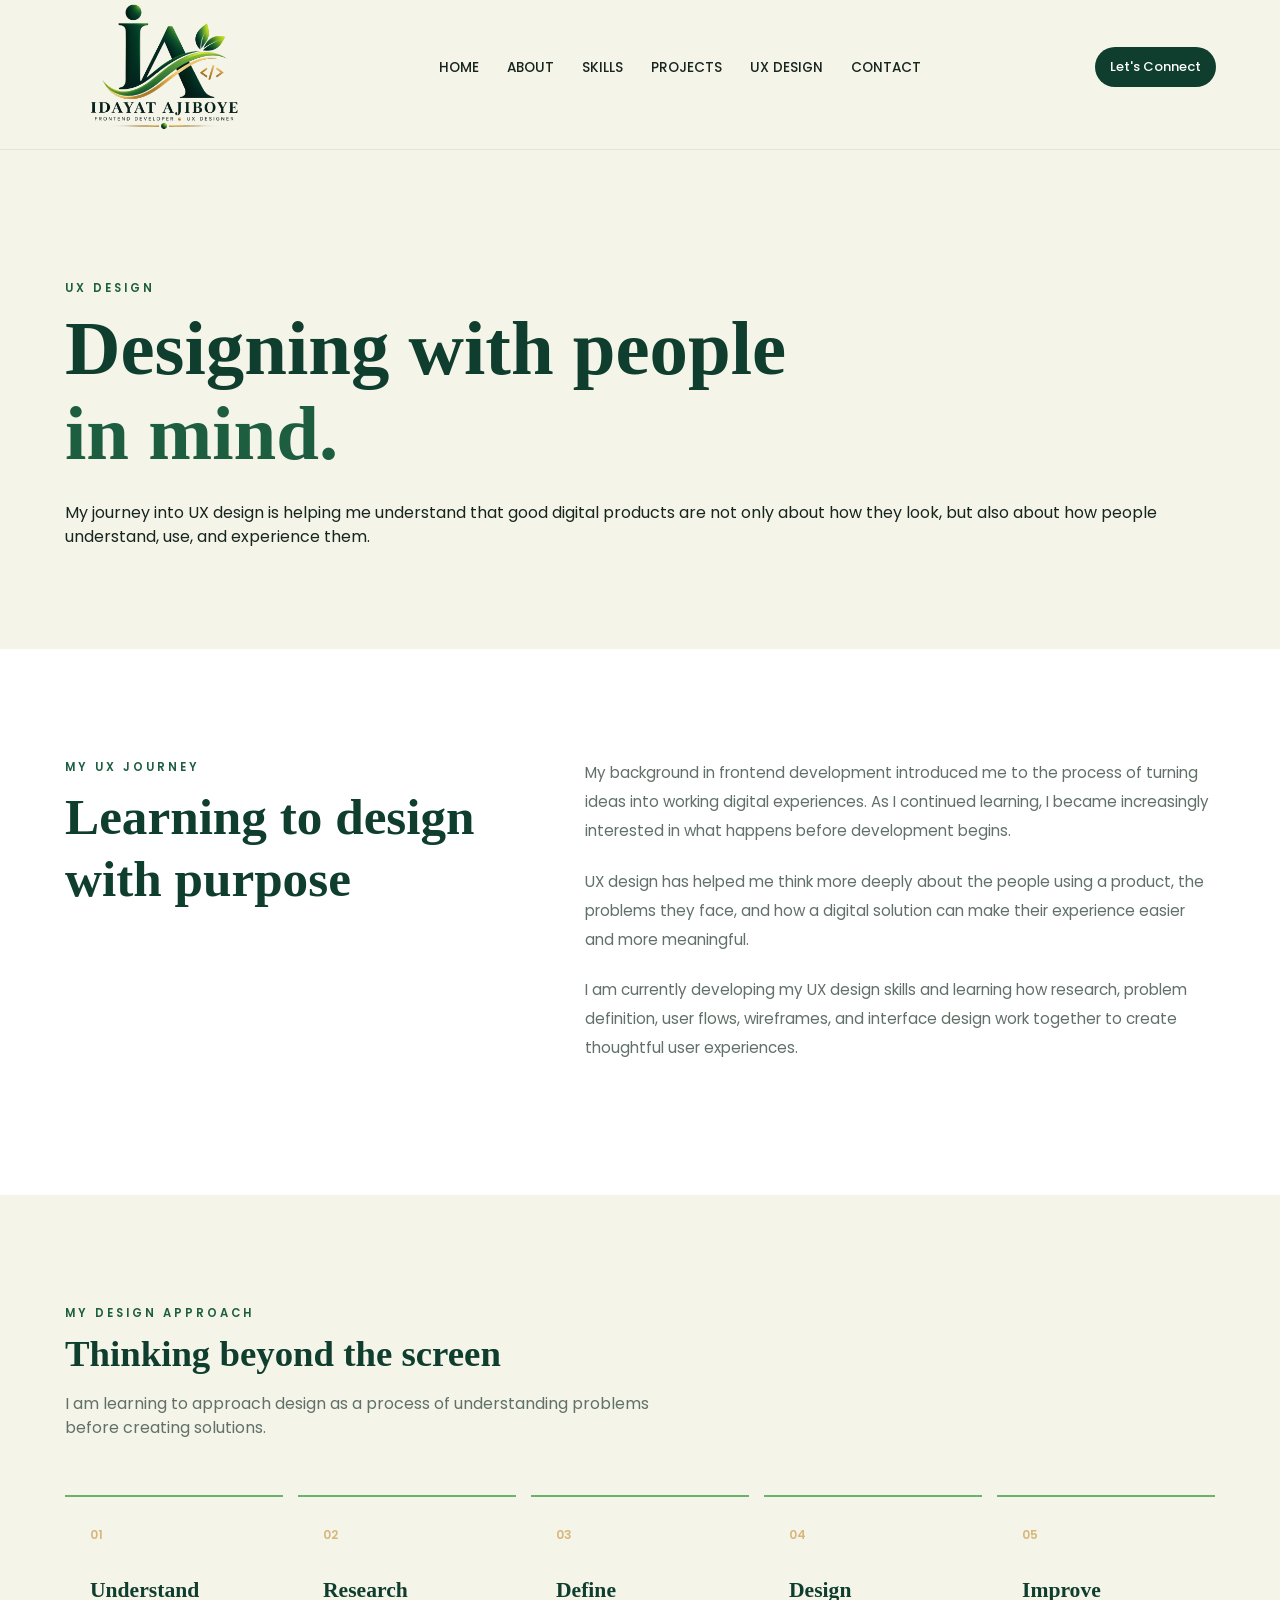
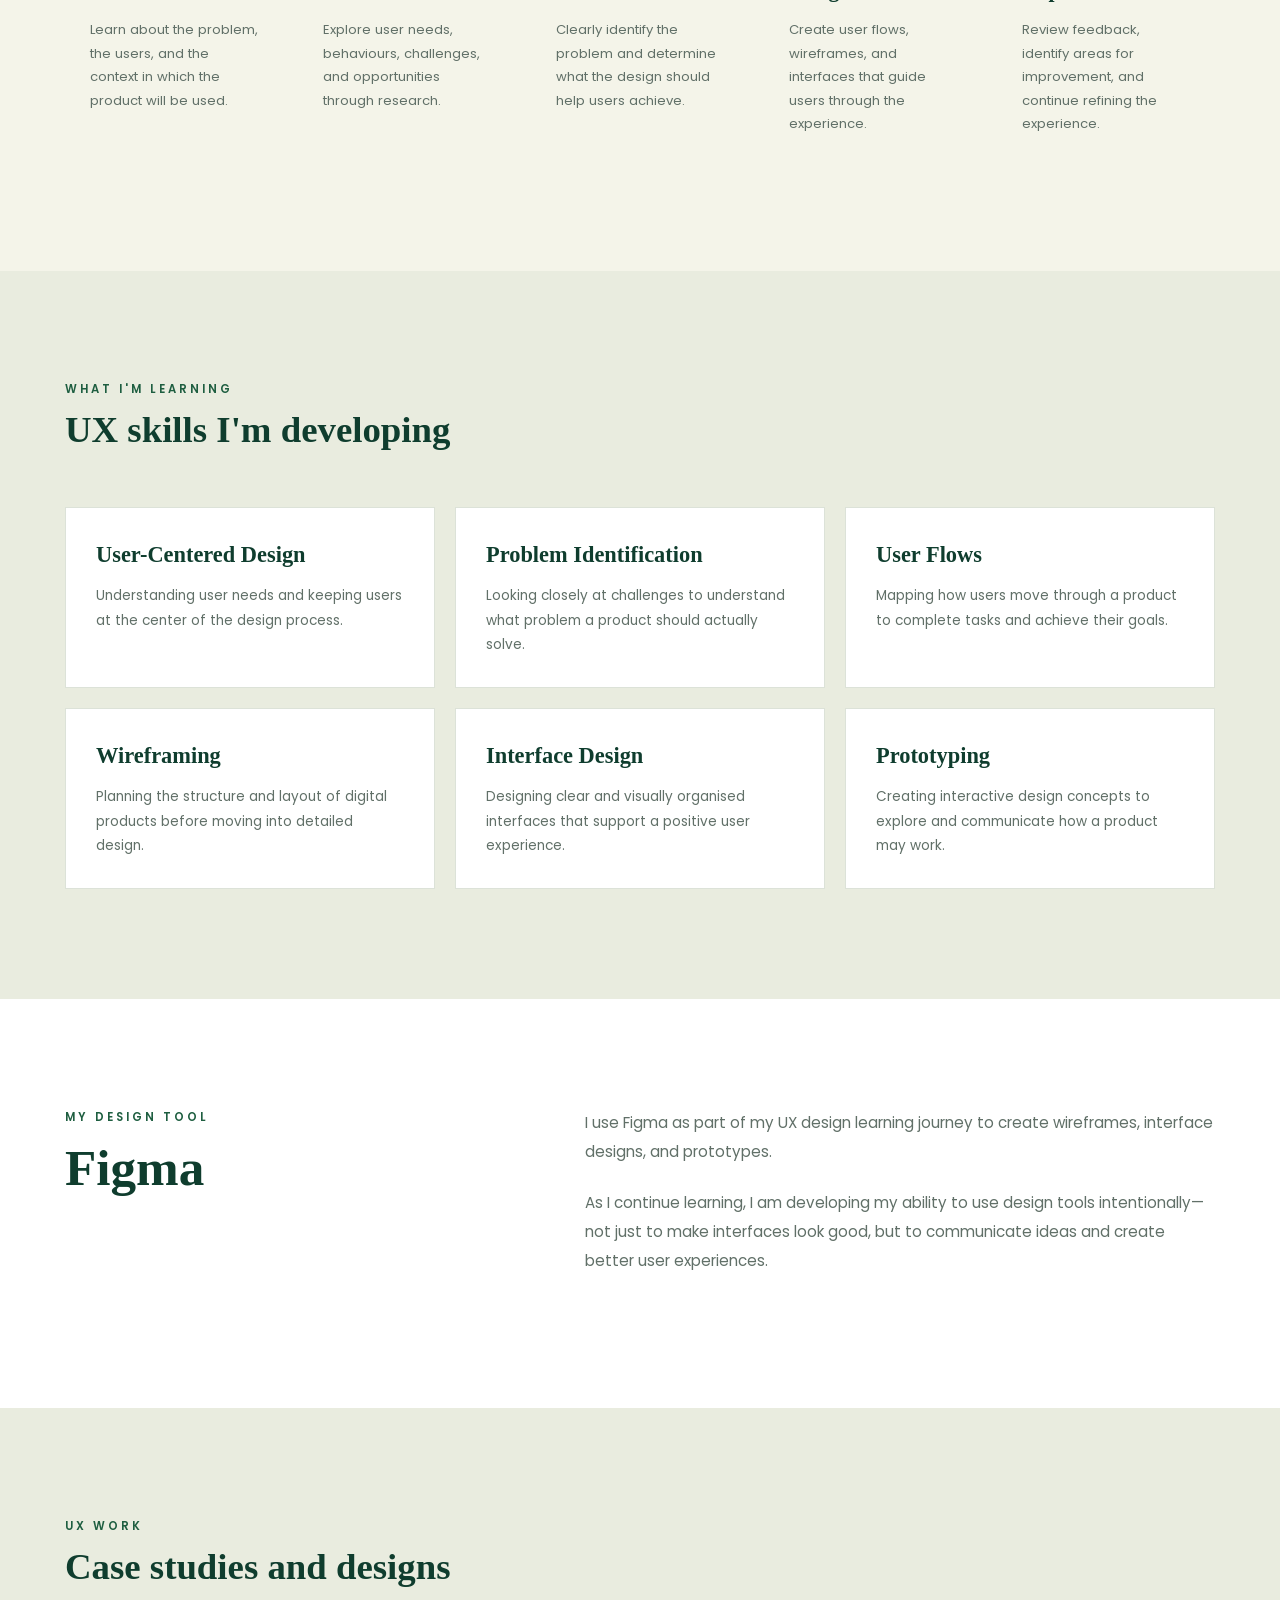
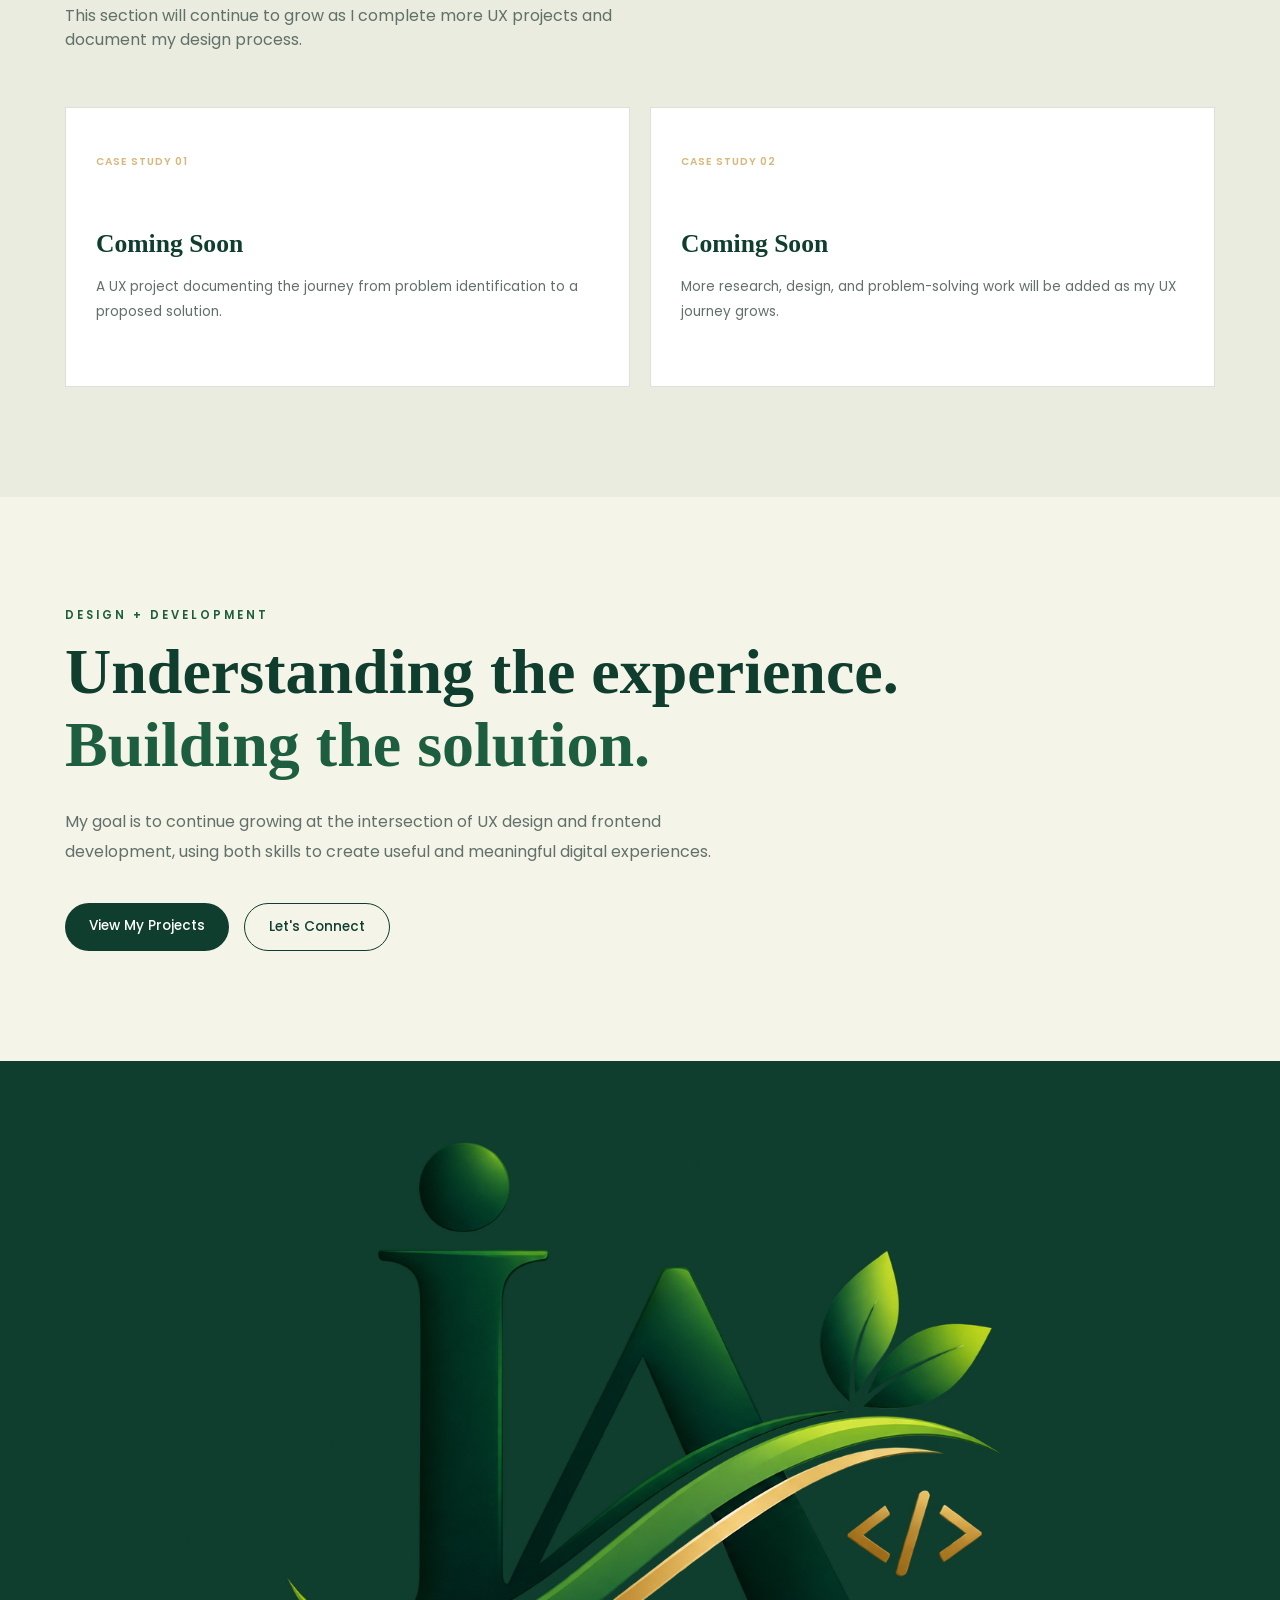
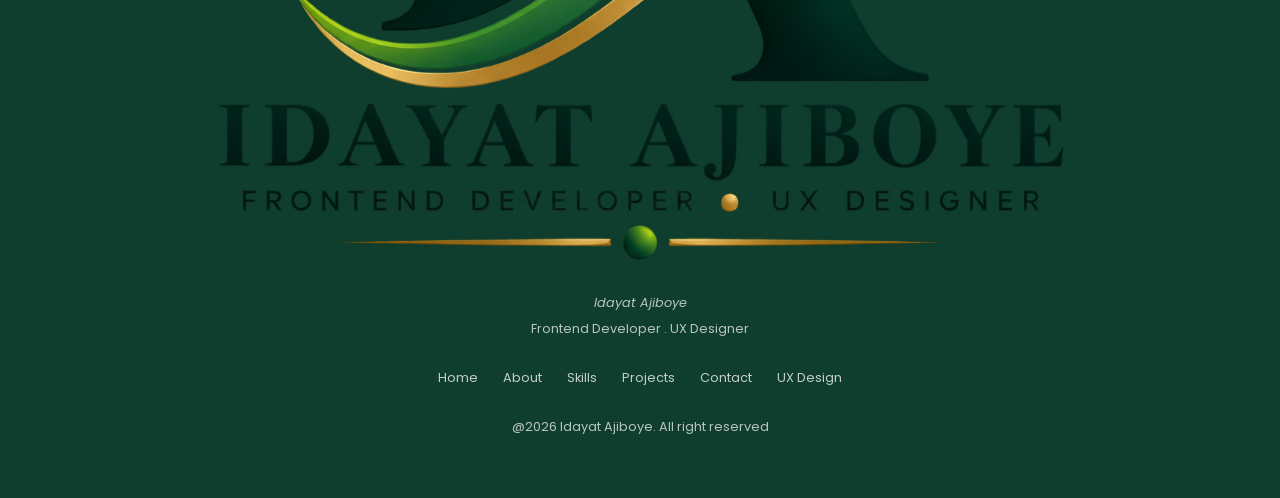
<file: ux-design.html>
<!DOCTYPE html>
<html lang="en">
<head>
    <meta charset="UTF-8">
    <meta name="viewport" content="width=device-width, initial-scale=1.0">
    <title>IDAYAT AJIBOYE</title>
      <link rel="preconnect" href="https://fonts.googleapis.com">
    <link rel="preconnect" href="https://fonts.gstatic.com" crossorigin>

    <link
        href="https://fonts.googleapis.com/css2?family=Playfair+Display:wght@600;700&family=Poppins:wght@300;400;500;600&display=swap"
        rel="stylesheet"
    >
    <link rel="stylesheet" href="index.css">
</head>
<body>
    <!-----------------------header----------------------------------->
    <header class="header">
        <nav class="navbar">
         <img src="images/logoa.png" alt="portfolio logoimage" class="logo">
            <ul class="nav-links">
                <li><a href="index.html">HOME</a></li>
                <li><a href="about.html">ABOUT</a></li>
                <li><a href="skills.html">SKILLS</a></li>
                <li><a href="projects.html">PROJECTS</a></li>
                <li><a href="ux-design.html">UX DESIGN</a></li>
                <li><a href="contact.html">CONTACT</a></li>
            </ul>
            <a href="contact.html" class="nav-button">Let's Connect</a>
    </nav>
    </header>
    
      <!-- =========================  UX HERO ========================== -->
        <section class="page-hero">
            <div class="container">
                <p class="section-label">
                    UX DESIGN
                </p>

                <h1>
                    Designing with people
                    <span>in mind.</span>
                </h1>

                <p>
                    My journey into UX design is helping me understand that
                    good digital products are not only about how they look,
                    but also about how people understand, use, and experience
                    them.
                </p>
            </div>
        </section>

        <!-- ========================= MY UX JOURNEY ========================== -->
        <section class="ux-journey-section">
            <div class="container">
                <div class="two-column-layout">
                    <div class="story-heading">
                        <p class="section-label">
                            MY UX JOURNEY
                        </p>
                        <h2>
                            Learning to design with purpose
                        </h2>
                    </div>

                    <div class="story-content">
                        <p>
                            My background in frontend development introduced
                            me to the process of turning ideas into working
                            digital experiences. As I continued learning,
                            I became increasingly interested in what happens
                            before development begins.
                        </p>

                        <p>
                            UX design has helped me think more deeply about
                            the people using a product, the problems they
                            face, and how a digital solution can make their
                            experience easier and more meaningful.
                        </p>

                        <p>
                            I am currently developing my UX design skills
                            and learning how research, problem definition,
                            user flows, wireframes, and interface design work
                            together to create thoughtful user experiences.
                        </p>
                    </div>
                </div>
            </div>
        </section>

        <!-- =========================  DESIGN PROCESS ========================== -->
        <section class="design-process-section">
            <div class="container">
                <div class="section-heading">
                    <p class="section-label">
                        MY DESIGN APPROACH
                    </p>
                    <h2>
                        Thinking beyond the screen
                    </h2>
                    <p>
                        I am learning to approach design as a process of
                        understanding problems before creating solutions.
                    </p>

                </div>

                <div class="ux-process-grid">
                    <div class="ux-process-item">
                        <span>01</span>
                        <h3>Understand</h3>
                        <p>
                            Learn about the problem, the users, and the
                            context in which the product will be used.
                        </p>
                    </div>

                    <div class="ux-process-item">
                        <span>02</span>
                        <h3>Research</h3>
                        <p>
                            Explore user needs, behaviours, challenges,
                            and opportunities through research.
                        </p>
                    </div>

                    <div class="ux-process-item">
                        <span>03</span>
                        <h3>Define</h3>
                        <p>
                            Clearly identify the problem and determine what
                            the design should help users achieve.
                        </p>

                    </div>

                    <div class="ux-process-item">
                        <span>04</span>
                        <h3>Design</h3>
                        <p>
                            Create user flows, wireframes, and interfaces
                            that guide users through the experience.
                        </p>

                    </div>

                    <div class="ux-process-item">
                        <span>05</span>
                        <h3>Improve</h3>
                        <p>
                            Review feedback, identify areas for improvement,
                            and continue refining the experience.
                        </p>
                    </div>
                </div>
            </div>
        </section>

        <!-- =========================  UX SKILLS========================== -->
        <section class="ux-skills-section">
            <div class="container">
                <div class="section-heading">
                    <p class="section-label">
                        WHAT I'M LEARNING
                    </p>

                    <h2>
                        UX skills I'm developing
                    </h2>
                </div>

                <div class="ux-skills-grid">
                    <div class="ux-skill-card">
                        <h3>User-Centered Design</h3>
                        <p>
                            Understanding user needs and keeping users at
                            the center of the design process.
                        </p>
                    </div>

                    <div class="ux-skill-card">
                        <h3>Problem Identification</h3>
                        <p>
                            Looking closely at challenges to understand what
                            problem a product should actually solve.
                        </p>
                    </div>

                    <div class="ux-skill-card">
                        <h3>User Flows</h3>
                        <p>
                            Mapping how users move through a product to
                            complete tasks and achieve their goals.
                        </p>
                    </div>

                    <div class="ux-skill-card">
                        <h3>Wireframing</h3>
                        <p>
                            Planning the structure and layout of digital
                            products before moving into detailed design.
                        </p>
                    </div>

                    <div class="ux-skill-card">
                        <h3>Interface Design</h3>
                        <p>
                            Designing clear and visually organised interfaces
                            that support a positive user experience.
                        </p>
                    </div>

                    <div class="ux-skill-card">
                        <h3>Prototyping</h3>
                        <p>
                            Creating interactive design concepts to explore
                            and communicate how a product may work.
                        </p>
                    </div>
                </div>
            </div>
        </section>

        <!-- =========================    TOOLS  ========================== -->
        <section class="ux-tools-section">
            <div class="container">
                <div class="two-column-layout">
                    <div class="story-heading">
                        <p class="section-label">
                            MY DESIGN TOOL
                        </p>

                        <h2>
                            Figma
                        </h2>
                    </div>

                    <div class="story-content">
                        <p>
                            I use Figma as part of my UX design learning
                            journey to create wireframes, interface designs,
                            and prototypes.
                        </p>

                        <p>
                            As I continue learning, I am developing my ability
                            to use design tools intentionally—not just to make
                            interfaces look good, but to communicate ideas and
                            create better user experiences.
                        </p>
                    </div>
                </div>
            </div>
        </section>

        <!-- =========================  UX WORK ========================== -->
        <section class="ux-work-section">
            <div class="container">
                <div class="section-heading">
                    <p class="section-label">
                        UX WORK
                    </p>

                    <h2>
                        Case studies and designs
                    </h2>

                    <p>
                        This section will continue to grow as I complete more
                        UX projects and document my design process.
                    </p>
                </div>

                <div class="ux-work-grid">
                    <div class="ux-coming-soon">

                        <span>CASE STUDY 01</span>
                        <h3>Coming Soon</h3>
                        <p>
                            A UX project documenting the journey from problem
                            identification to a proposed solution.
                        </p>
                    </div>

                    <div class="ux-coming-soon">
                        <span>CASE STUDY 02</span>
                        <h3>Coming Soon</h3>

                        <p>
                            More research, design, and problem-solving work
                            will be added as my UX journey grows.
                        </p>
                    </div>
                </div>
            </div>
        </section>


        <!-- =========================  CTA ========================== -->

        <section class="ux-cta-section">
            <div class="container">
                <div class="career-content">
                    <p class="section-label">
                        DESIGN + DEVELOPMENT
                    </p>

                    <h2>
                        Understanding the experience.
                        <span>Building the solution.</span>
                    </h2>

                    <p>
                        My goal is to continue growing at the intersection
                        of UX design and frontend development, using both
                        skills to create useful and meaningful digital
                        experiences.
                    </p>

                    <div class="career-buttons">
                        <a href="projects.html" class="btn primary-btn">
                            View My Projects
                        </a>

                        <a href="contact.html" class="btn secondary-btn">
                            Let's Connect
                        </a>
                    </div>
                </div>
            </div>
        </section>
    </main>

      <!---------------------------footer section------------------------------------->
      <footer class="footer">
        <div class="footer-container">
            <div class="footer-logo">
                <img src="images/logoa.png" alt="">
            </div>
            <p><i>Idayat Ajiboye</i></p>
            <p>Frontend Developer . UX Designer</p>
            <div class="footer-link">
                <a href="index.html">Home</a>
                <a href="about.html">About</a>
                <a href="skills.html">Skills</a>
                <a href="projects.html">Projects</a>
                <a href="contact.html">Contact</a>
                <a href="ux-design.html">UX Design</a>
            </div>
            <p class="copywright">@2026 Idayat Ajiboye. All right reserved</p>
        </div>
      </footer>

      <!-------------------------java section----------------------------------->
      <script src="script.js"></script>
</body>
</html>
</file>
<file: index.css>
/*===========color variables=========*/
@import url('https://fonts.googleapis.com/css2?family=Playfair+Display:wght@600;700&family=Poppins:wght@300;400;500;600&display=swap');

:root {
    --deep-green: #0f3d2e;
    --forest-green: #1e5e40;
    --lime-green: #6bb26d;
    --gold: #d8b77a;
    --cream: #f4f4e9;
    --white: #ffffff;
    --light-text: #617068;
    --dark-text: #17251f;
    --soft-cream: #e9ecdf;
    --border: #dce2d8;
    --heading-font: 'playfair', serif;
    --body-font: 'poppins', sans-serif;
    --transition: 0.3s ease;

}

* {
    margin: 0;
    padding: 0;
    box-sizing: border-box;
}

html {
    scroll-behavior: smooth;
}

body {
    font-family: var(--body-font);
    background-color: var(--cream);
    color: var(--dark-text);
    line-height: 1.5;
}

a {
    text-decoration: none;
}

img {
    max-width: 100%;
    display: block;
}

ul {
    list-style: none;
}

.container {
    width: 90%;
    max-width: 1150px;
    margin: 0 auto;
}

.header {
    width: 100%;
    height: 150px;
    background: var(--cream);
    position: sticky;
    top: 0;
    z-index: 1000;
    margin-bottom: 10px;
    border-bottom: 0.5px solid rgba(15, 61, 46, 0.08);
}

.navbar {
    width: 90%;
    max-width: 1200px;
    min-height: 80px;
    margin: 0 auto;
    display: flex;
    align-items: center;
    justify-content: space-between;
}

.logo {
    font-family: var(--heading-font);
    font-size: 1.5rem;
    font-weight: 500;
    color: var(--deep-green);
    position: relative;
    width: 200px;
}

.logo::after {
    content: "";
    position: absolute;
    width: 28px;
    height: 3px;
    background-color: var(--lime-green);
    bottom: -2px;
    left: 2px;
    border-radius: 10px;
}

.nav-links {
    display: flex;
    align-items: center;
    gap: 28px;
}

.nav-links a {
    color: var(--dark-text);
    font-size: 0.85rem;
    font-weight: 500;
    position: relative;
    transition: var(--transition);
}

.nav-links::after {
    content: "";
    position: absolute;
    width: 0;
    height: 2px;
    background-color: var(--lime-green);
    left: 0;
    bottom: -7px;
    transition: var(--transition);
}

.nav-links a:hover {
      color: var(--forest-green);
}

.nav-links a:hover::after {
    width: 100%;
}

.nav-button {
    background-color: var(--deep-green);
    color: var(--white);
    padding: 10px 15px;
    border-radius: 30px;
    font-size: 0.82rem;
    font-weight: 500;
    transition: var(--transition);
}

.nav-button:hover {
    background-color: var(--forest-green);
    transform: translateY(-2px);
}

.hero {
    width: 90%;
    max-width: 1200px;
    min-height: calc(100vh - 80px);
    margin: 0 auto;
    display: flex;
    align-items: center;
    justify-content: space-between;
    gap: 70px;
    padding: 70px 0;
}

.hero-content {
    flex: 1;
}

.first, .second {
    color: var(--forest-green);
    font-size: 1rem;
    font-weight: 500;
    margin-bottom: 15px;
}

.hero h1 {
    font-family: var(--heading-font);
    font-size: clamp(3.2rem, 6vh, 5.5rem);
    line-height: 1.05;
    color: var(--deep-green);
    margin-bottom: 25px;
}

.hero h1 span {
    display: block;
    color: var(--forest-green);
}

.hero-description {
    max-width: 570px;
    color: var(--light-text);
    font-size: 1rem;
    line-height: 1.9;
    margin-bottom: 32px;
}

.hero-buttons {
      display: flex;
      align-items: center;
      gap: 15px;
      margin-bottom: 35px;
}

.btn {
    display: inline-block;
    padding: 13px 24px;
    border-radius: 30px;
    font-size: 0.85rem;
    font-weight: 500;
    transition: var(--transition);
}

.primary-btn {
    background-color: var(--deep-green);
    color: var(--white);
}

.primary-btn:hover {
    background-color: var(--forest-green);
    transform: translateY(-3px);
}

.secondary-btn {
    border: 1.5px solid var(--deep-green);
    color: var(--deep-green);
    background-color: transparent;
}

.secondary-btn:hover {
    background-color: var(--deep-green);
    color: var(--white);
    transform: translateY(-3px);
}

.brand-statement {
    color: var(--deep-green);
    font-size: 0.75rem;
    font-weight: 500;
    letter-spacing: 2.5px;
}

.brand-statement span {
    color: var(--gold);
    margin: 0 7px;
}

.hero-image {
    flex: 0.8;
    display: flex;
    justify-content: center;
}

.image-frame {
    width: 390px;
    height: 490px;
    background-color: var(--deep-green);
    border-radius: 210px 30px;
    padding: 12px;
    position: relative;
    box-shadow: 0 25px 60px rgba(15, 61, 46, 0.18,);
}

.image-frame::before {
    content: "";
    position: absolute;
    width: 100px;
    height: 100px;
    border: 1px solid var(--gold);
    border-radius: 50%;
    top: -35px;
    right: -35px;
    opacity: 0.6;
}

.image-frame img {
    width: 100%;
    height: 100%;
    object-fit: cover;
    border-radius: 200px 20px;
}

.about, .skills, .project, .ux-preview, .contact {
    padding: 110px 0;
}

.section-heading {
    max-width: 700px;
    margin-bottom: 55px;
}

.section-label {
    color: var(--forest-green);
    font-size: 0.72rem;
    font-weight: 600;
    letter-spacing: 3px;
    margin-bottom: 10px;
}

.section-heading h2 {
    font-family: var(--heading-font);
    color: var(--deep-green);
    font-size: clamp(2.3rem, 4vh, 3.5rem);
    line-height: 1.2;
    margin-bottom: 15px;
}

.section-heading > p:last-child {
    color: var(--light-text);
    max-width: 600px;
}

.about {
    background-color: var(--white);
}

.about-content {
    display: flex;
    max-width: 850px;
}

.about-text {
    border-left: 3px solid var(--lime-green);
    padding-left: 30px;
}

.about-text p {
    color: var(--light-text);
    margin-bottom: 20px;
    font-size: 0.95rem;
    line-height: 1.9;
}

.text-link {
    display: inline-block;
    color: var(--forest-green);
    font-size: 0.85rem;
    font-weight: 600;
    margin-top: 10px;
    transition: var(--transition);
}

.text-link:hover {
    color: var(--lime-green);
    transform: translateX(5px);
}

.skills {
    background-color: var(--cream);
}

.skills-list {
    display: grid;
    grid-template-columns: repeat(3, 1fr);
    gap: 15px;
    margin-bottom: 35px;
}

.skills-item {
    background-color: var(--white);
    min-height: 150px;
    padding: 25px;
    border: 1px solid var(--border);
    display: flex;
    flex-direction: column;
    justify-content: space-between;
    transition: var(--transition);
}

.skills-item span {
    color: var(--gold);
    font-size: 0.75rem;
    font-weight: 600;
}

.skills-item h3 {
    font-family: var(--heading-font);
    color: var(--deep-green);
    font-size: 1.35rem;
}

.skills-item:hover {
    border-color: var(--lime-green);
    transform: translateY(-6px);
    box-shadow: 0 15px 30px rgba(15, 61, 46, 0.08);
}

.project {
    background-color: var(--white);
}

.project-card {
    display: grid;
    grid-template-columns: 1fr 1fr;
    background-color: var(--cream);
    border: 1px solid var(--border);
    overflow: hidden;
    margin-bottom: 35px;
}

.project-image {
    min-height: 350px;
    background-color: var(--deep-green);
    display: flex;
    align-items: center;
    justify-content: center;
    position: relative;
}

.project-image::before {
    content: "";
    width: 200px;
    height: 200px;
    border: 1px solid var(--lime-green);
    border-radius: 50%;
    position: absolute;
}

.project-image span {
    font-family: var(--heading-font);
    font-size: 2rem;
    color: var(--white);
    position: relative;
    z-index: 1;
}

.project-content {
    padding: 50px;
    display: flex;
    flex-direction: column;
    justify-content: center;
}

.project-content h3 {
    font-family: var(--heading-font);
    color: var(--deep-green);
    font-size: 2.2rem;
    margin-bottom: 15px;
}

.category-content {
    color: var(--forest-green);
    font-size: 0.7rem;
    font-weight: 600;
    letter-spacing: 2px;
    margin-bottom: 15px;
}

.project-content > p:not(.category-content) {
    color: var(--lime-green);
    font-size: 0.9rem;
    line-height: 1.8;
    margin-bottom: 20px;
}

.project-btn {
    text-align: center;
}

.contact {
    background-color: var(--cream);
    text-align: center;
}

.contact-content {
    max-width: 750px;
    margin: 0 auto;
}

.category-content .section-label {
    margin-bottom: 15px;
}

.contact-content h2 {
    font-family: var(--heading-font);
    color: var(--deep-green);
    font-size: clamp(2.3rem, 5vh, 4rem);
    line-height: 1.2;
    margin-bottom: 20px;
}
.contact-content p {
    color: var(--light-text);
    max-width: 600px;
    margin: 0 auto 30px;
    line-height: 1.8;
}


.ux-preview {
    background-color: var(--deep-green);

    color: var(--white);
}

.ux-preview .section-label {
    color: var(--lime-green);
}

.ux-preview .section-heading h2 {
    color: var(--white);
}

.ux-content {
    max-width: 750px;
}

.ux-content p {
    color: rgba(255, 255, 255, 0.75);
    font-size: 1rem;
    line-height: 1.9;
    margin-bottom: 25px;
}

.ux-preview .text-link {
    color: var(--gold);
}

.ux-preview .text-link:hover {
    color: var(--lime-green);
}



.footer {
    background-color: var(--deep-green);
    color: var(--white);
    padding: 55px 0 ;
}

.footer-container {
    width: 90%;
    max-width: 1150px;
    margin: 0 auto;
    text-align: center;
}

.footer-logo {
    font-family: var(--heading-font);
    font-size: 2.2rem;
    color: var(--white);
    margin-bottom: 10px;
}

.footer-container > p {
    font-size: 0.8rem;
    color: rgba(255, 255, 255, 0.7);
    margin-bottom: 7px;
}

.footer-link {
    display: flex;
    justify-content: center;
    flex-wrap: wrap;
    gap: 25px;
    margin: 30px 0;
}

.footer-link a {
    color: rgba(255, 255, 255, 0.75);
    font-size: 0.8rem;
    transition: var(--transition);
}

.footer-link a:hover {
    color: var(--gold);
}

.copyright {
    border-top: 1px solid rgba(255, 255, 255, 0.1);
    padding-top: 25px;
    margin-top: 20px;
}



/*============================================
  TABLET RESPONSIVENESS
======================================== */

@media (max-width: 950px) {

    .nav-links {
        gap: 15px;
    }

    .nav-links a {
        font-size: 0.75rem;
    }

    .hero {
        gap: 40px;
    }

    .image-frame {
        width: 330px;
        height: 430px;
    }

    .skills-list {
        grid-template-columns: repeat(2, 1fr);
    }
}


/* ========================================
   16. MOBILE RESPONSIVENESS
======================================== */

@media (max-width: 750px) {

    .navbar {
        min-height: 70px;
    }

    .nav-links {
        display: none;
    }

    .nav-button {
        padding: 9px 15px;
    }


    /* Hero */

    .hero {
        flex-direction: column;
        text-align: center;
        min-height: auto;
        padding: 80px 0;
    }

    .hero-content {
        order: 1;
    }

    .hero-image {
        order: 2;
        margin-top: 30px;
    }

    .hero-description {
        margin-left: auto;
        margin-right: auto;
    }

    .hero-buttons {
        justify-content: center;
        flex-wrap: wrap;
    }

    .brand-statement {
        font-size: 0.68rem;
    }


    /* Sections */

    .about,
    .skills,
    .project,
    .ux-preview,
    .contact{
        padding: 80px 0;
    }


    /* Skills */

    .skills-list {
        grid-template-columns: 1fr;
    }


    /* Project */

    .project-card {
        grid-template-columns: 1fr;
    }

    .project-image {
        min-height: 250px;
    }

    .project-content {
        padding: 35px 25px;
    }
}


/* ========================================
   17. SMALL PHONES
======================================== */

@media (max-width: 450px) {

    .hero h1 {
        font-size: 2.8rem;
    }

    .hero-buttons {
        flex-direction: column;
    }

    .btn {
        width: 210px;

        text-align: center;
    }

    .image-frame {
        width: 280px;
        height: 360px;
    }

    .section-heading h2 {
        font-size: 2.2rem;
    }

    .project-content h3 {
        font-size: 1.8rem;
    }
}

/* ========================================
   18. PAGE HERO
======================================== */

.page-hero {
    padding: 120px 0 100px;
    background-color: var(--cream);
}

.page-hero h1 {
    max-width: 850px;

    font-family: var(--heading-font);
    color: var(--deep-green);

    font-size: clamp(3rem, 6vw, 5.5rem);
    line-height: 1.1;

    margin-bottom: 25px;
}

.page-hero h1 span {
    display: block;
    color: var(--forest-green);
}

.page-hero > .section-container > p:last-child {
    max-width: 700px;

    color: var(--light-text);

    font-size: 1rem;
    line-height: 1.9;
}


/* ========================================
   19. ABOUT PAGE
======================================== */

.about-story,
.beyond-tech {
    padding: 110px 0;
    background-color: var(--white);
}

.tech-journey,
.career-direction {
    padding: 110px 0;
    background-color: var(--cream);
}

.what-i-do {
    padding: 110px 0;
    background-color: var(--soft-cream);
}


/* Two-column layout */

.two-column-layout {
    display: grid;
    grid-template-columns: 0.8fr 1.2fr;

    gap: 100px;
}

.story-heading h2 {
    font-family: var(--heading-font);

    color: var(--deep-green);

    font-size: clamp(2.2rem, 4vw, 3.5rem);

    line-height: 1.2;
}

.story-content p,
.journey-content p {
    color: var(--light-text);

    font-size: 0.95rem;
    line-height: 1.9;

    margin-bottom: 22px;
}

.journey-content {
    max-width: 800px;
}


/* What I do */

.what-i-do-grid {
    display: grid;

    grid-template-columns: repeat(3, 1fr);

    gap: 20px;
}

.what-i-do-card {
    background-color: var(--white);

    padding: 35px;

    min-height: 290px;

    border: 1px solid var(--border);

    transition: var(--transition);
}

.what-i-do-card span {
    display: inline-block;

    color: var(--gold);

    font-size: 0.75rem;
    font-weight: 600;

    margin-bottom: 50px;
}

.what-i-do-card h3 {
    font-family: var(--heading-font);

    color: var(--deep-green);

    font-size: 1.5rem;

    margin-bottom: 15px;
}

.what-i-do-card p {
    color: var(--light-text);

    font-size: 0.85rem;

    line-height: 1.8;
}

.what-i-do-card:hover {
    transform: translateY(-7px);

    border-color: var(--lime-green);

    box-shadow: 0 18px 35px rgba(15, 61, 46, 0.08);
}


/* Career direction */

.career-content {
    max-width: 850px;
}

.career-content h2 {
    font-family: var(--heading-font);

    color: var(--deep-green);

    font-size: clamp(2.5rem, 5vw, 4.5rem);

    line-height: 1.15;

    margin-bottom: 25px;
}

.career-content h2 span {
    display: block;
    color: var(--forest-green);
}

.career-content > p:not(.section-label) {
    max-width: 700px;

    color: var(--light-text);

    line-height: 1.9;

    margin-bottom: 35px;
}

.career-buttons {
    display: flex;
    gap: 15px;
}


/* ========================================
   ABOUT PAGE RESPONSIVENESS
======================================== */

@media (max-width: 850px) {

    .two-column-layout {
        grid-template-columns: 1fr;

        gap: 40px;
    }

    .what-i-do-grid {
        grid-template-columns: 1fr;
    }

    .what-i-do-card {
        min-height: auto;
    }

    .what-i-do-card span {
        margin-bottom: 30px;
    }
}


@media (max-width: 750px) {

    .page-hero {
        padding: 90px 0 70px;
    }

    .about-story,
    .beyond-tech,
    .tech-journey,
    .career-direction,
    .what-i-do {
        padding: 80px 0;
    }

    .career-buttons {
        flex-wrap: wrap;
    }
}


@media (max-width: 450px) {

    .career-buttons {
        flex-direction: column;
    }

    .career-buttons .btn {
        width: 210px;
        text-align: center;
    }
}


/* ========================================
   SKILLS PAGE
======================================== */

.skills-detail-section,
.tools-section {
    padding: 110px 0;
    background-color: var(--white);
}

.skills-ux-section,
.skills-cta {
    padding: 110px 0;
    background-color: var(--cream);
}

.strengths-section {
    padding: 110px 0;
    background-color: var(--soft-cream);
}


/* Detailed Skills */

.detailed-skills-grid {
    display: grid;
    grid-template-columns: repeat(2, 1fr);
    gap: 20px;
}

.detailed-skill-card {
    background-color: var(--cream);
    border: 1px solid var(--border);
    padding: 40px;
    min-height: 250px;
    transition: var(--transition);
}

.skill-number {
    color: var(--gold);
    font-size: 0.8rem;
    font-weight: 600;
    margin-bottom: 45px;
}

.detailed-skill-card h3 {
    font-family: var(--heading-font);
    color: var(--deep-green);
    font-size: 1.8rem;
    margin-bottom: 15px;
}

.detailed-skill-card p {
    color: var(--light-text);
    font-size: 0.9rem;
    line-height: 1.8;
}

.detailed-skill-card:hover {
    transform: translateY(-7px);
    border-color: var(--lime-green);
    box-shadow: 0 18px 35px rgba(15, 61, 46, 0.08);
}


/* Tools */

.tools-list {
    display: flex;
    flex-wrap: wrap;
    gap: 15px;
}

.tool-item {
    padding: 14px 25px;
    background-color: var(--cream);
    border: 1px solid var(--border);
    color: var(--deep-green);
    font-size: 0.85rem;
    font-weight: 500;
    transition: var(--transition);
}

.tool-item:hover {
    background-color: var(--deep-green);
    color: var(--white);
    border-color: var(--deep-green);
}


/* Strengths */

.strengths-grid {
    display: grid;
    grid-template-columns: repeat(2, 1fr);
    gap: 20px;
}

.strength-item {
    padding: 35px;
    background-color: var(--white);
    border-left: 3px solid var(--lime-green);
}

.strength-item h3 {
    font-family: var(--heading-font);
    color: var(--deep-green);
    font-size: 1.5rem;
    margin-bottom: 12px;
}

.strength-item p {
    color: var(--light-text);
    font-size: 0.9rem;
    line-height: 1.8;
}


/* ========================================
   SKILLS PAGE RESPONSIVENESS
======================================== */

@media (max-width: 750px) {

    .skills-detail-section,
    .skills-ux-section,
    .tools-section,
    .strengths-section,
    .skills-cta {
        padding: 80px 0;
    }

    .detailed-skills-grid,
    .strengths-grid {
        grid-template-columns: 1fr;
    }

    .detailed-skill-card {
        min-height: auto;
        padding: 30px;
    }

    .skill-number {
        margin-bottom: 30px;
    }
}


@media (max-width: 450px) {

    .tool-item {
        width: 100%;
        text-align: center;
    }
}


/* ========================================
   PROJECTS PAGE
======================================== */

.featured-project-section,
.more-projects-section {
    padding: 110px 0;
    background-color: var(--white);
}

.project-process-section,
.projects-cta {
    padding: 110px 0;
    background-color: var(--cream);
}


/* Featured project */

.featured-project {
    display: grid;
    grid-template-columns: 1fr 1fr;
    gap: 70px;
    align-items: start;
}


/* Project image */

.featured-project-image {
    min-height: 500px;
    background-color: var(--soft-cream);
    border: 1px solid var(--border);
    overflow: hidden;
}

.featured-project-image img {
    width: 100%;
    height: 100%;
    min-height: 500px;
    object-fit: cover;
    display: block;
}


/* Project content */

.project-category {
    color: var(--forest-green);
    font-size: 0.7rem;
    font-weight: 600;
    letter-spacing: 1px;
    margin-bottom: 15px;
}

.featured-project-content h2 {
    font-family: var(--heading-font);
    color: var(--deep-green);
    font-size: clamp(2.3rem, 4vw, 3.5rem);
    margin-bottom: 20px;
}

.featured-project-content > p {
    color: var(--light-text);
    font-size: 0.95rem;
    line-height: 1.9;
    margin-bottom: 18px;
}


/* Project information */

.project-info-grid {
    display: grid;
    grid-template-columns: 1fr 1fr;
    gap: 20px;
    margin: 35px 0;
}

.project-info {
    padding-top: 15px;
    border-top: 1px solid var(--border);
}

.project-info span {
    display: block;
    color: var(--gold);
    font-size: 0.65rem;
    font-weight: 600;
    letter-spacing: 1px;
    margin-bottom: 8px;
}

.project-info p {
    color: var(--deep-green);
    font-size: 0.85rem;
    font-weight: 500;
}


/* Project features */

.project-features {
    margin-bottom: 35px;
}

.project-features h3 {
    font-family: var(--heading-font);
    color: var(--deep-green);
    font-size: 1.4rem;
    margin-bottom: 15px;
}

.project-features ul {
    padding-left: 20px;
}

.project-features li {
    color: var(--light-text);
    font-size: 0.9rem;
    line-height: 1.9;
}


/* Project buttons */

.project-buttons {
    display: flex;
    gap: 15px;
    flex-wrap: wrap;
}


/* Project process */

.process-grid {
    display: grid;
    grid-template-columns: repeat(4, 1fr);
    gap: 20px;
}

.process-item {
    padding: 30px;
    border-top: 2px solid var(--lime-green);
}

.process-item span {
    display: inline-block;
    color: var(--gold);
    font-size: 0.75rem;
    font-weight: 600;
    margin-bottom: 35px;
}

.process-item h3 {
    font-family: var(--heading-font);
    color: var(--deep-green);
    font-size: 1.4rem;
    margin-bottom: 12px;
}

.process-item p {
    color: var(--light-text);
    font-size: 0.85rem;
    line-height: 1.8;
}


/* More projects */

.more-projects-grid {
    display: grid;
    grid-template-columns: repeat(3, 1fr);
    gap: 20px;
}

.coming-soon-project {
    padding: 40px 30px;
    min-height: 250px;
    background-color: var(--soft-cream);
    border: 1px solid var(--border);
    transition: var(--transition);
}

.coming-soon-project:hover {
    transform: translateY(-7px);
    border-color: var(--lime-green);
}

.coming-soon-project span {
    display: inline-block;
    color: var(--gold);
    font-size: 0.65rem;
    font-weight: 600;
    letter-spacing: 1px;
    margin-bottom: 50px;
}

.coming-soon-project h3 {
    font-family: var(--heading-font);
    color: var(--deep-green);
    font-size: 1.6rem;
    margin-bottom: 12px;
}

.coming-soon-project p {
    color: var(--light-text);
    font-size: 0.85rem;
    line-height: 1.8;
}


/* ========================================
   PROJECTS PAGE RESPONSIVENESS
======================================== */

@media (max-width: 900px) {

    .featured-project {
        grid-template-columns: 1fr;
        gap: 40px;
    }

    .featured-project-image {
        min-height: 400px;
    }

    .featured-project-image img {
        min-height: 400px;
    }

    .process-grid {
        grid-template-columns: repeat(2, 1fr);
    }
}


@media (max-width: 750px) {

    .featured-project-section,
    .project-process-section,
    .more-projects-section,
    .projects-cta {
        padding: 80px 0;
    }

    .more-projects-grid {
        grid-template-columns: 1fr;
    }
}


@media (max-width: 500px) {

    .project-info-grid {
        grid-template-columns: 1fr;
    }

    .process-grid {
        grid-template-columns: 1fr;
    }

    .featured-project-image,
    .featured-project-image img {
        min-height: 280px;
    }
}

/* ========================================
   UX DESIGN PAGE
======================================== */

.ux-journey-section,
.ux-tools-section {
    padding: 110px 0;
    background-color: var(--white);
}

.design-process-section,
.ux-cta-section {
    padding: 110px 0;
    background-color: var(--cream);
}

.ux-skills-section,
.ux-work-section {
    padding: 110px 0;
    background-color: var(--soft-cream);
}


/* UX Design Process */

.ux-process-grid {
    display: grid;
    grid-template-columns: repeat(5, 1fr);
    gap: 15px;
}

.ux-process-item {
    padding: 25px;
    border-top: 2px solid var(--lime-green);
}

.ux-process-item span {
    display: inline-block;
    color: var(--gold);
    font-size: 0.75rem;
    font-weight: 600;
    margin-bottom: 30px;
}

.ux-process-item h3 {
    font-family: var(--heading-font);
    color: var(--deep-green);
    font-size: 1.35rem;
    margin-bottom: 12px;
}

.ux-process-item p {
    color: var(--light-text);
    font-size: 0.82rem;
    line-height: 1.8;
}


/* UX Skills */

.ux-skills-grid {
    display: grid;
    grid-template-columns: repeat(3, 1fr);
    gap: 20px;
}

.ux-skill-card {
    background-color: var(--white);
    padding: 30px;
    border: 1px solid var(--border);
    transition: var(--transition);
}

.ux-skill-card:hover {
    transform: translateY(-7px);
    border-color: var(--lime-green);
    box-shadow: 0 18px 35px rgba(15, 61, 46, 0.08);
}

.ux-skill-card h3 {
    font-family: var(--heading-font);
    color: var(--deep-green);
    font-size: 1.4rem;
    margin-bottom: 12px;
}

.ux-skill-card p {
    color: var(--light-text);
    font-size: 0.85rem;
    line-height: 1.8;
}


/* UX Work */

.ux-work-grid {
    display: grid;
    grid-template-columns: repeat(2, 1fr);
    gap: 20px;
}

.ux-coming-soon {
    min-height: 280px;
    padding: 40px 30px;
    background-color: var(--white);
    border: 1px solid var(--border);
    transition: var(--transition);
}

.ux-coming-soon:hover {
    transform: translateY(-7px);
    border-color: var(--lime-green);
}

.ux-coming-soon span {
    display: inline-block;
    color: var(--gold);
    font-size: 0.65rem;
    font-weight: 600;
    letter-spacing: 1px;
    margin-bottom: 55px;
}

.ux-coming-soon h3 {
    font-family: var(--heading-font);
    color: var(--deep-green);
    font-size: 1.6rem;
    margin-bottom: 12px;
}

.ux-coming-soon p {
    color: var(--light-text);
    font-size: 0.85rem;
    line-height: 1.8;
}


/* ========================================
   UX PAGE RESPONSIVENESS
======================================== */

@media (max-width: 1000px) {

    .ux-process-grid {
        grid-template-columns: repeat(3, 1fr);
    }

    .ux-skills-grid {
        grid-template-columns: repeat(2, 1fr);
    }
}


@media (max-width: 750px) {

    .ux-journey-section,
    .design-process-section,
    .ux-skills-section,
    .ux-tools-section,
    .ux-work-section,
    .ux-cta-section {
        padding: 80px 0;
    }

    .ux-process-grid {
        grid-template-columns: repeat(2, 1fr);
    }

    .ux-skills-grid,
    .ux-work-grid {
        grid-template-columns: 1fr;
    }
}


@media (max-width: 500px) {

    .ux-process-grid {
        grid-template-columns: 1fr;
    }
}


/* ========================================
   CONTACT PAGE
======================================== */

.contact-section {
    padding: 110px 0;
    background-color: var(--white);
}

.contact-cta {
    padding: 110px 0;
    background-color: var(--cream);
}


/* Contact layout */

.contact-layout {
    display: grid;
    grid-template-columns: 0.8fr 1.2fr;
    gap: 100px;
}


/* Contact information */

.contact-information h2 {
    font-family: var(--heading-font);
    color: var(--deep-green);
    font-size: clamp(2.3rem, 4vw, 3.5rem);
    line-height: 1.2;
    margin-bottom: 20px;
}

.contact-intro {
    max-width: 500px;
    color: var(--light-text);
    font-size: 0.9rem;
    line-height: 1.9;
    margin-bottom: 45px;
}


/* Contact items */

.contact-item {
    padding: 20px 0;
    border-top: 1px solid var(--border);
}

.contact-item span,
.contact-socials > span {
    display: block;
    color: var(--gold);
    font-size: 0.65rem;
    font-weight: 600;
    letter-spacing: 1px;
    margin-bottom: 10px;
}

.contact-item a,
.contact-item p {
    color: var(--deep-green);
    font-size: 0.9rem;
    text-decoration: none;
}

.contact-item a:hover {
    color: var(--forest-green);
}


/* Social links */

.contact-socials {
    padding-top: 25px;
}

.social-links {
    display: flex;
    gap: 25px;
}

.social-links a {
    color: var(--deep-green);
    font-size: 0.85rem;
    text-decoration: none;
    border-bottom: 1px solid var(--deep-green);
    padding-bottom: 4px;
}

.social-links a:hover {
    color: var(--forest-green);
    border-color: var(--forest-green);
}


/* Contact form */

.contact-form-container {
    background-color: var(--cream);
    padding: 45px;
    border: 1px solid var(--border);
}

.contact-form {
    display: flex;
    flex-direction: column;
    gap: 25px;
}

.form-group {
    display: flex;
    flex-direction: column;
    gap: 9px;
}

.form-group label {
    color: var(--deep-green);
    font-size: 0.75rem;
    font-weight: 500;
}

.form-group input,
.form-group textarea {
    width: 100%;
    padding: 15px 16px;
    background-color: var(--white);
    border: 1px solid var(--border);
    outline: none;
    color: var(--deep-green);
    font-family: inherit;
    font-size: 0.85rem;
    transition: var(--transition);
}

.form-group textarea {
    resize: vertical;
}

.form-group input:focus,
.form-group textarea:focus {
    border-color: var(--forest-green);
}

.form-group input::placeholder,
.form-group textarea::placeholder {
    color: #999;
}


/* Final CTA */

.contact-cta {
    text-align: center;
}

.contact-cta .section-label {
    margin-bottom: 20px;
}

.contact-cta h2 {
    max-width: 850px;
    margin: 0 auto 35px;
    font-family: var(--heading-font);
    color: var(--deep-green);
    font-size: clamp(2.5rem, 5vw, 4.5rem);
    line-height: 1.15;
}

.contact-cta h2 span {
    display: block;
    color: var(--forest-green);
}


/* ========================================
   CONTACT RESPONSIVENESS
======================================== */

@media (max-width: 850px) {
    .contact-layout {
        grid-template-columns: 1fr;
        gap: 60px;
    }
}


@media (max-width: 750px) {
    .contact-section,
    .contact-cta {
        padding: 80px 0;
    }

    .contact-form-container {
        padding: 30px;
    }
}


@media (max-width: 450px) {

    .contact-form-container {
        padding: 20px;
    }

    .social-links {
        flex-direction: column;
        gap: 15px;
    }
}
</file>
